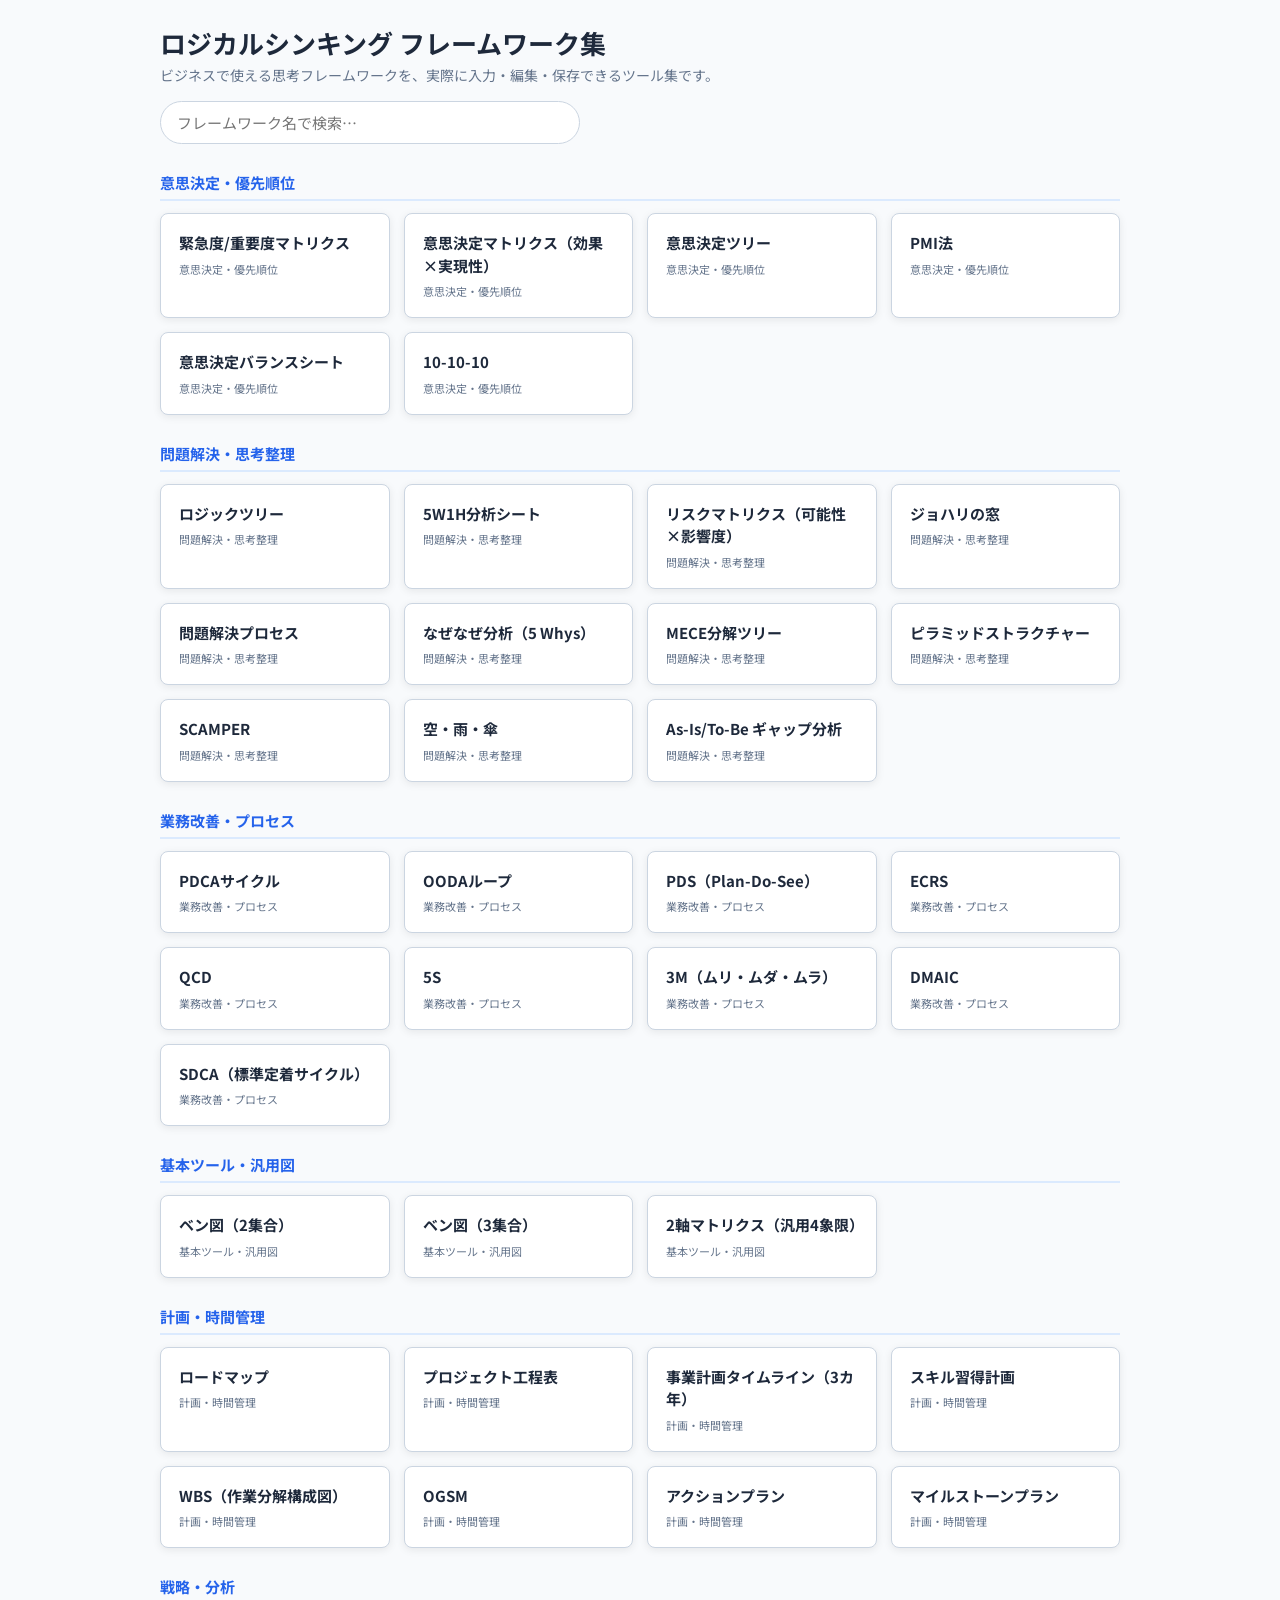
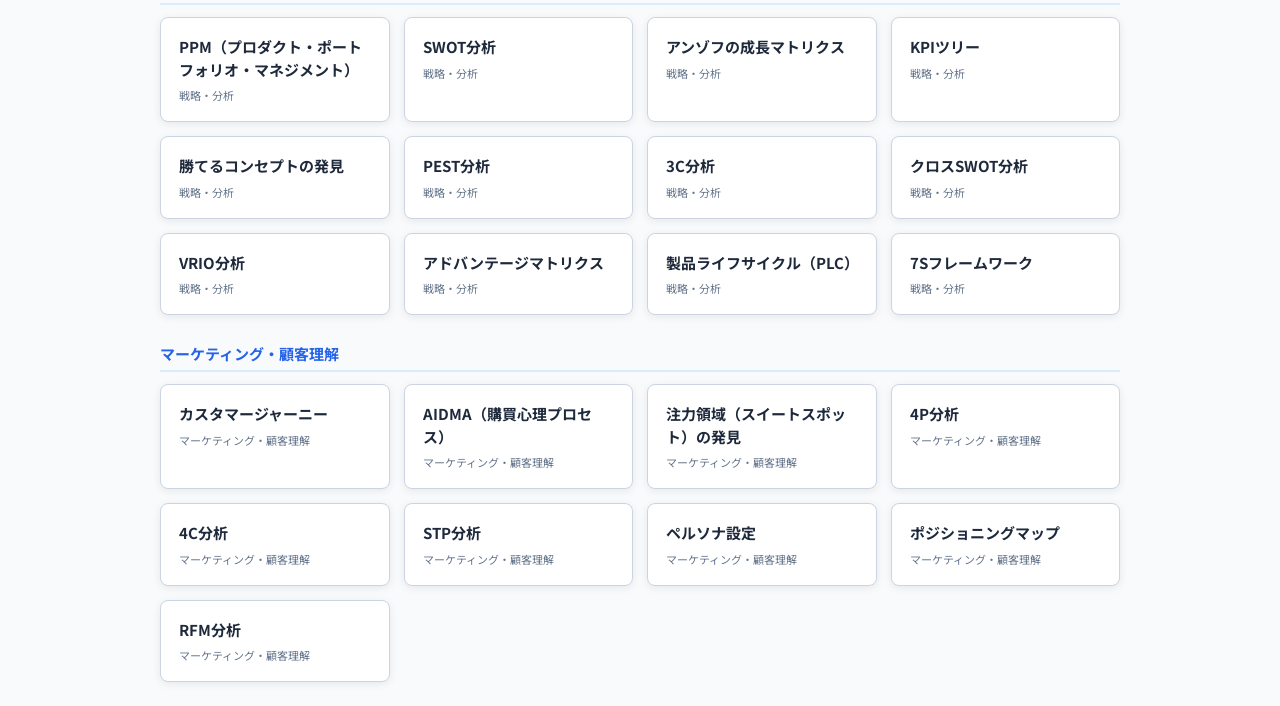
<file: index.html>
<!DOCTYPE html>
<html lang="ja">
<head>
  <meta charset="UTF-8">
  <meta name="viewport" content="width=device-width, initial-scale=1.0">
  <title>ロジカルシンキング フレームワーク集</title>
  <link rel="preconnect" href="https://fonts.googleapis.com">
  <link rel="stylesheet" href="https://fonts.googleapis.com/css2?family=Noto+Sans+JP:wght@400;500;700&display=swap">
  <link rel="stylesheet" href="css/style.css">
</head>
<body>

  <div class="lf-home">
    <header class="lf-home-header">
      <h1 class="lf-home-title">ロジカルシンキング フレームワーク集</h1>
      <p class="lf-home-lead">ビジネスで使える思考フレームワークを、実際に入力・編集・保存できるツール集です。</p>
      <input type="search" id="search" class="lf-search" placeholder="フレームワーク名で検索…" autocomplete="off">
    </header>

    <!-- 一覧（カテゴリ別カード）をここに描画 -->
    <div id="list"></div>
  </div>

  <script>
    // 一覧の状態
    let ALL_ENTRIES = [];

    // 案内メッセージを表示する
    function showMessage(html) {
      document.getElementById('list').innerHTML =
        '<div class="lf-message">' + html + '</div>';
    }

    // 与えられたエントリ配列をカテゴリ別カードとして描画する
    function renderList(entries) {
      const listEl = document.getElementById('list');
      listEl.innerHTML = '';

      if (entries.length === 0) {
        const empty = document.createElement('p');
        empty.className = 'lf-empty';
        empty.textContent = '該当するフレームワークはありません。';
        listEl.appendChild(empty);
        return;
      }

      // カテゴリ別にグルーピング（出現順を維持）
      const groups = new Map();
      entries.forEach((e) => {
        const cat = e.category || 'その他';
        if (!groups.has(cat)) groups.set(cat, []);
        groups.get(cat).push(e);
      });

      groups.forEach((items, cat) => {
        const section = document.createElement('section');
        section.className = 'lf-cat';

        const h = document.createElement('h2');
        h.className = 'lf-cat-title';
        h.textContent = cat; // textContent のみ（XSS対策）
        section.appendChild(h);

        const cards = document.createElement('div');
        cards.className = 'lf-cards';

        items.forEach((e) => {
          const card = document.createElement('a');
          card.className = 'lf-card';
          // id は encodeURIComponent を通す
          card.href = 'view.html?id=' + encodeURIComponent(e.id);

          const title = document.createElement('div');
          title.className = 'lf-card-title';
          title.textContent = e.title;
          card.appendChild(title);

          const catLabel = document.createElement('div');
          catLabel.className = 'lf-card-cat';
          catLabel.textContent = e.category || '';
          card.appendChild(catLabel);

          cards.appendChild(card);
        });

        section.appendChild(cards);
        listEl.appendChild(section);
      });
    }

    // 簡易検索：タイトルの部分一致で絞り込む
    function applyFilter(keyword) {
      const kw = keyword.trim().toLowerCase();
      if (!kw) {
        renderList(ALL_ENTRIES);
        return;
      }
      const filtered = ALL_ENTRIES.filter((e) =>
        (e.title || '').toLowerCase().includes(kw)
      );
      renderList(filtered);
    }

    // 初期化：frameworks.json を fetch（相対パス）→ 一覧描画
    (function () {
      fetch('data/frameworks.json')
        .then((res) => {
          if (!res.ok) throw new Error('HTTP ' + res.status);
          return res.json();
        })
        .then((list) => {
          ALL_ENTRIES = Array.isArray(list) ? list : [];
          renderList(ALL_ENTRIES);

          // 検索入力で絞り込み
          document.getElementById('search').addEventListener('input', (e) => {
            applyFilter(e.target.value);
          });
        })
        .catch((err) => {
          console.error('一覧の読み込みに失敗:', err);
          showMessage(
            'データを読み込めませんでした。<br>' +
            'ローカルで開く場合はサーバ経由（例：python -m http.server）でアクセスしてください。'
          );
        });
    })();
  </script>

</body>
</html>
</file>
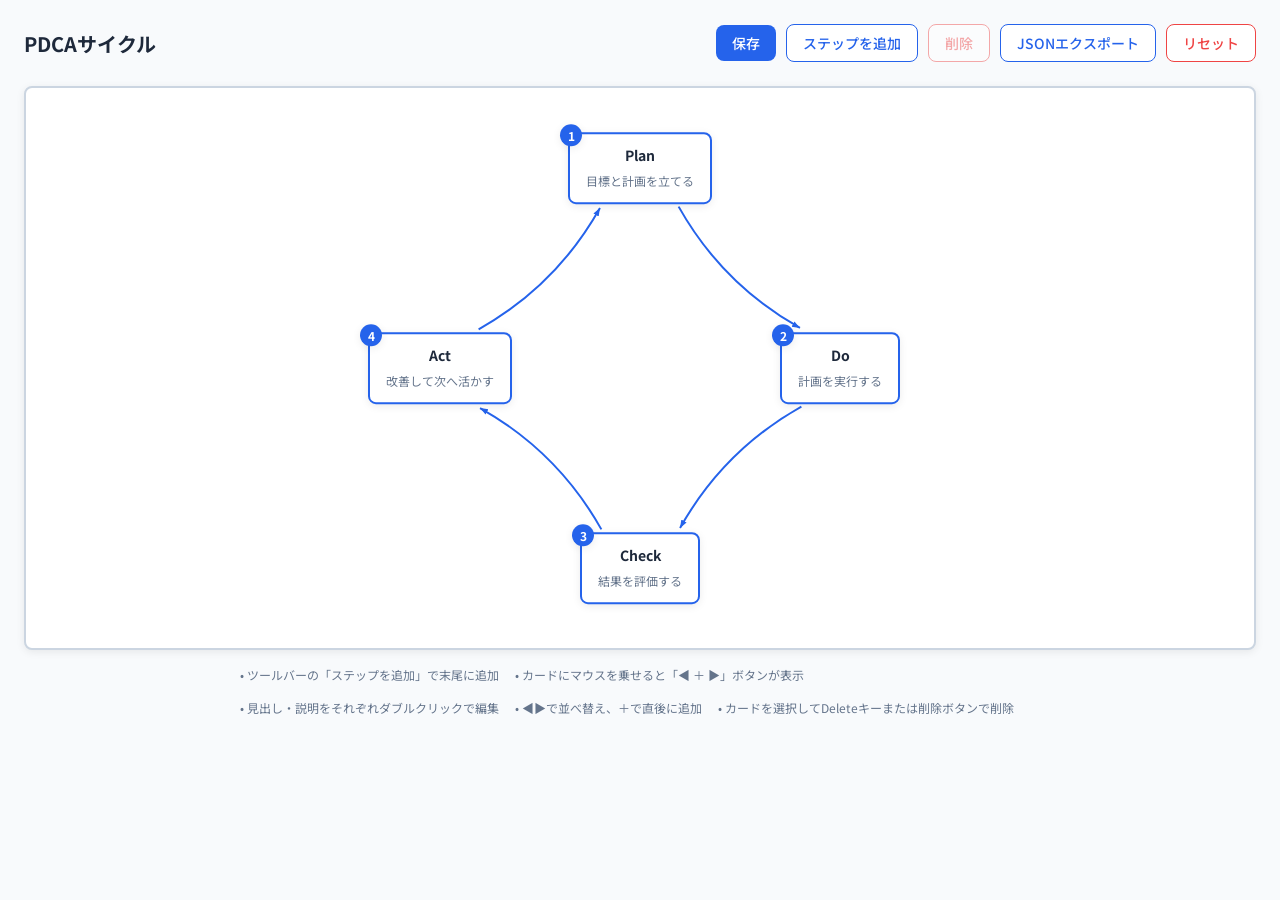
<file: flow.html>
<!DOCTYPE html>
<html lang="ja">
<head>
  <meta charset="UTF-8">
  <meta name="viewport" content="width=device-width, initial-scale=1.0">
  <title>PDCAサイクル | ロジカルシンキング フレームワーク集</title>
  <link rel="preconnect" href="https://fonts.googleapis.com">
  <link rel="stylesheet" href="https://fonts.googleapis.com/css2?family=Noto+Sans+JP:wght@400;500;700&display=swap">
  <link rel="stylesheet" href="css/style.css">
</head>
<body>

  <!-- フローを描画するコンテナ -->
  <div id="flow-container"></div>

  <!-- 操作ガイド -->
  <div class="lf-hint">
    <span>ツールバーの「ステップを追加」で末尾に追加</span>
    <span>カードにマウスを乗せると「◀ ＋ ▶」ボタンが表示</span>
    <span>見出し・説明をそれぞれダブルクリックで編集</span>
    <span>◀▶で並べ替え、＋で直後に追加</span>
    <span>カードを選択してDeleteキーまたは削除ボタンで削除</span>
  </div>

  <script src="js/storage.js"></script>
  <script src="js/engines/flow.js"></script>
  <script>
    // 「PDCAサイクル」の初期データ定義
    // layout を "linear" にすると順次フロー（左→右）として描画される。
    // ※ この定数は初期データ。FlowEngine 側は参照せず、
    //   リセットは内部に保持した初期configを使う。
    const DEFAULT_FLOW_CONFIG = {
      id: "pdca-sample",
      type: "flow",
      title: "PDCAサイクル",
      layout: "cycle", // "linear"=順次フロー / "cycle"=循環フロー
      steps: [
        { id: "s1", title: "Plan",  text: "目標と計画を立てる" },
        { id: "s2", title: "Do",    text: "計画を実行する" },
        { id: "s3", title: "Check", text: "結果を評価する" },
        { id: "s4", title: "Act",   text: "改善して次へ活かす" }
      ]
    };

    // エンジンを初期化（保存データがあれば自動復元）
    const engine = new FlowEngine(
      document.getElementById('flow-container'),
      DEFAULT_FLOW_CONFIG
    );
    engine.init();
  </script>

</body>
</html>
</file>
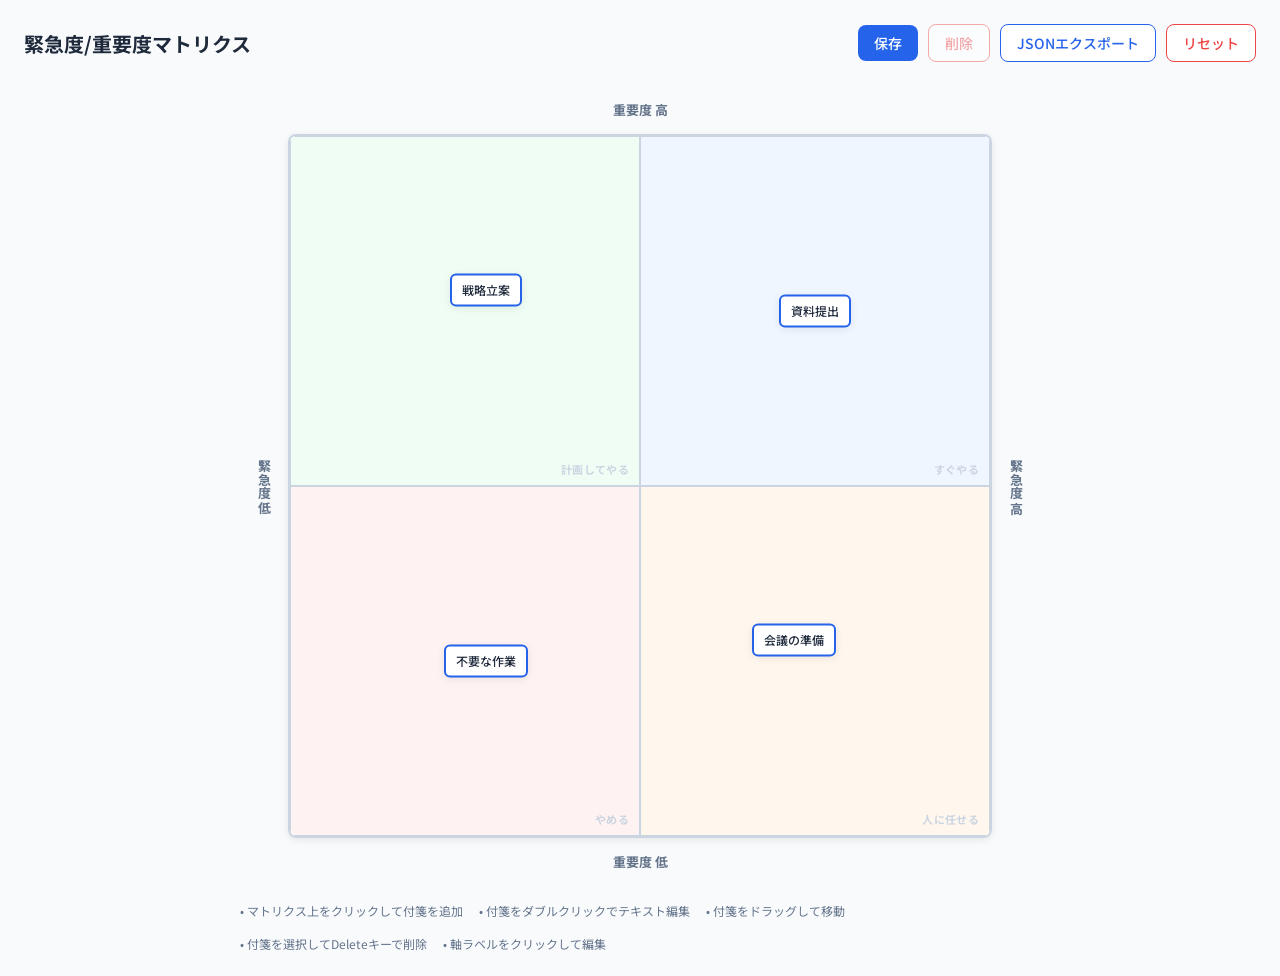
<file: matrix.html>
<!DOCTYPE html>
<html lang="ja">
<head>
  <meta charset="UTF-8">
  <meta name="viewport" content="width=device-width, initial-scale=1.0">
  <title>緊急度/重要度マトリクス | ロジカルシンキング フレームワーク集</title>
  <link rel="preconnect" href="https://fonts.googleapis.com">
  <link rel="stylesheet" href="https://fonts.googleapis.com/css2?family=Noto+Sans+JP:wght@400;500;700&display=swap">
  <link rel="stylesheet" href="css/style.css">
</head>
<body>

  <!-- マトリクスを描画するコンテナ -->
  <div id="matrix-container"></div>

  <!-- 操作ガイド -->
  <div class="lf-hint">
    <span>マトリクス上をクリックして付箋を追加</span>
    <span>付箋をダブルクリックでテキスト編集</span>
    <span>付箋をドラッグして移動</span>
    <span>付箋を選択してDeleteキーで削除</span>
    <span>軸ラベルをクリックして編集</span>
  </div>

  <script src="js/storage.js"></script>
  <script src="js/engines/matrix.js"></script>
  <script>
    // 「緊急度/重要度マトリクス」の初期データ定義
    // この定数は matrix.js の reset() からも参照する
    const DEFAULT_MATRIX_CONFIG = {
      id: "urgent-important-matrix",
      type: "matrix",
      title: "緊急度/重要度マトリクス",
      axes: {
        x: { left: "緊急度 低", right: "緊急度 高" },
        y: { top: "重要度 高", bottom: "重要度 低" }
      },
      quadrants: {
        topRight:    "すぐやる",
        topLeft:     "計画してやる",
        bottomRight: "人に任せる",
        bottomLeft:  "やめる"
      },
      items: [
        { id: "sample1", text: "資料提出",   x: 0.75, y: 0.25 },
        { id: "sample2", text: "戦略立案",   x: 0.28, y: 0.22 },
        { id: "sample3", text: "会議の準備", x: 0.72, y: 0.72 },
        { id: "sample4", text: "不要な作業", x: 0.28, y: 0.75 }
      ]
    };

    // エンジンを初期化（保存データがあれば自動復元）
    const engine = new MatrixEngine(
      document.getElementById('matrix-container'),
      DEFAULT_MATRIX_CONFIG
    );
    engine.init();
  </script>

</body>
</html>
</file>
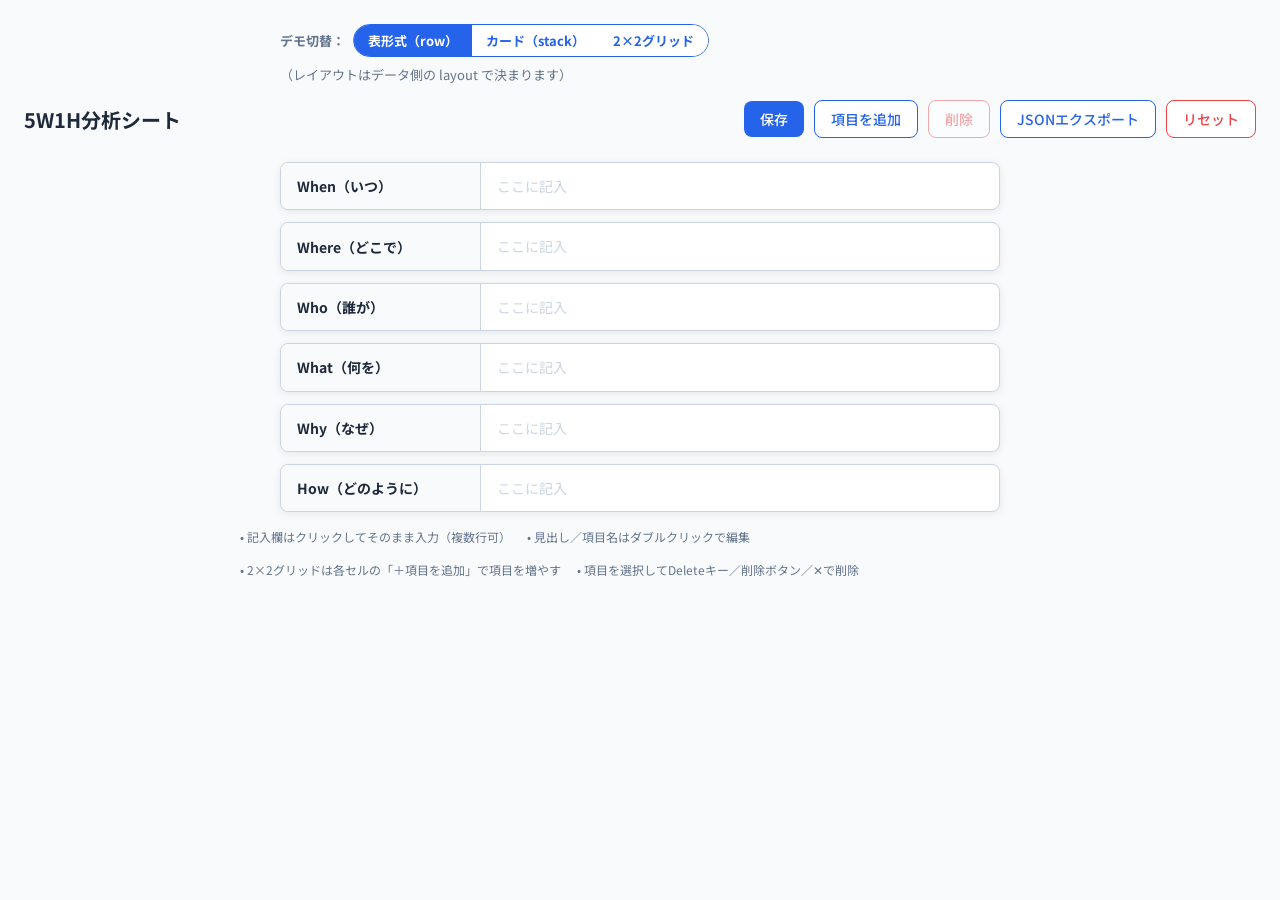
<file: sheet.html>
<!DOCTYPE html>
<html lang="ja">
<head>
  <meta charset="UTF-8">
  <meta name="viewport" content="width=device-width, initial-scale=1.0">
  <title>記入式シート | ロジカルシンキング フレームワーク集</title>
  <link rel="preconnect" href="https://fonts.googleapis.com">
  <link rel="stylesheet" href="https://fonts.googleapis.com/css2?family=Noto+Sans+JP:wght@400;500;700&display=swap">
  <link rel="stylesheet" href="css/style.css">
  <style>
    /* デモ専用：レイアウト切替セグメント（エンジンのツールバーとは別物） */
    .sheet-demo-toggle {
      max-width: 720px;
      margin: 0 auto 16px;
      display: flex;
      align-items: center;
      gap: 8px;
      font-size: 13px;
      color: var(--color-text-muted);
      flex-wrap: wrap;
    }
    .sheet-demo-toggle .demo-label { font-weight: 700; }
    .sheet-demo-seg {
      display: inline-flex;
      border: 1.5px solid var(--color-primary);
      border-radius: 999px;
      overflow: hidden;
    }
    .sheet-demo-seg button {
      font-family: var(--font-main);
      font-size: 13px;
      font-weight: 700;
      padding: 6px 14px;
      border: none;
      background: var(--color-white);
      color: var(--color-primary);
      cursor: pointer;
      transition: background 0.15s, color 0.15s;
    }
    .sheet-demo-seg button.is-active {
      background: var(--color-primary);
      color: var(--color-white);
    }
  </style>
</head>
<body>

  <!-- デモ専用：レイアウト切替（エンジン外のUI） -->
  <div class="sheet-demo-toggle">
    <span class="demo-label">デモ切替：</span>
    <span class="sheet-demo-seg">
      <button id="demo-row" class="is-active">表形式（row）</button>
      <button id="demo-stack">カード（stack）</button>
      <button id="demo-grid">2×2グリッド</button>
    </span>
    <span>（レイアウトはデータ側の layout で決まります）</span>
  </div>

  <!-- シートを描画するコンテナ -->
  <div id="sheet-container"></div>

  <!-- 操作ガイド -->
  <div class="lf-hint">
    <span>記入欄はクリックしてそのまま入力（複数行可）</span>
    <span>見出し／項目名はダブルクリックで編集</span>
    <span>2×2グリッドは各セルの「＋項目を追加」で項目を増やす</span>
    <span>項目を選択してDeleteキー／削除ボタン／✕で削除</span>
  </div>

  <script src="js/storage.js"></script>
  <script src="js/engines/sheet.js"></script>
  <script>
    // 「5W1H分析シート」（row/stack 共用）の初期データ。
    // layout を "stack" にするとカード形式になる。
    // ※ この定数は初期データ。SheetEngine 側は参照せず、リセットは内部保持のconfigを使う。
    const DEFAULT_SHEET_CONFIG = {
      id: "5w1h-sample",
      type: "sheet",
      title: "5W1H分析シート",
      layout: "row",
      fields: [
        { id: "f1", label: "When（いつ）",      value: "" },
        { id: "f2", label: "Where（どこで）",    value: "" },
        { id: "f3", label: "Who（誰が）",        value: "" },
        { id: "f4", label: "What（何を）",       value: "" },
        { id: "f5", label: "Why（なぜ）",        value: "" },
        { id: "f6", label: "How（どのように）",   value: "" }
      ]
    };

    // 「ジョハリの窓」（grid2x2）の初期データ。id が別なので保存も別々。
    // cells は4要素固定（tl=左上/tr=右上/bl=左下/br=右下）。初期は items 空。
    const DEFAULT_SHEET_GRID_CONFIG = {
      id: "johari-window",
      type: "sheet",
      title: "ジョハリの窓",
      layout: "grid2x2",
      cells: [
        { id: "tl", label: "開放の窓（自分も他人も知っている）", items: [] },
        { id: "tr", label: "盲点の窓（自分は気づかず他人は知る）", items: [] },
        { id: "bl", label: "秘密の窓（自分は知り他人は知らない）", items: [] },
        { id: "br", label: "未知の窓（自分も他人も知らない）", items: [] }
      ]
    };

    let engine = null;

    function mountSheet(config) {
      engine = new SheetEngine(document.getElementById('sheet-container'), config);
      engine.init();
    }

    function setActive(which) {
      document.getElementById('demo-row').classList.toggle('is-active', which === 'row');
      document.getElementById('demo-stack').classList.toggle('is-active', which === 'stack');
      document.getElementById('demo-grid').classList.toggle('is-active', which === 'grid');
    }

    // row/stack は同じ config の layout を切り替えて見せる（別フレームワーク扱いにしない）
    document.getElementById('demo-row').addEventListener('click', () => {
      setActive('row');
      mountSheet(Object.assign({}, JSON.parse(JSON.stringify(DEFAULT_SHEET_CONFIG)), { layout: 'row' }));
    });
    document.getElementById('demo-stack').addEventListener('click', () => {
      setActive('stack');
      mountSheet(Object.assign({}, JSON.parse(JSON.stringify(DEFAULT_SHEET_CONFIG)), { layout: 'stack' }));
    });
    document.getElementById('demo-grid').addEventListener('click', () => {
      setActive('grid');
      mountSheet(JSON.parse(JSON.stringify(DEFAULT_SHEET_GRID_CONFIG)));
    });

    // 初期表示は従来どおり表形式（row）
    setActive('row');
    mountSheet(JSON.parse(JSON.stringify(DEFAULT_SHEET_CONFIG)));
  </script>

</body>
</html>
</file>
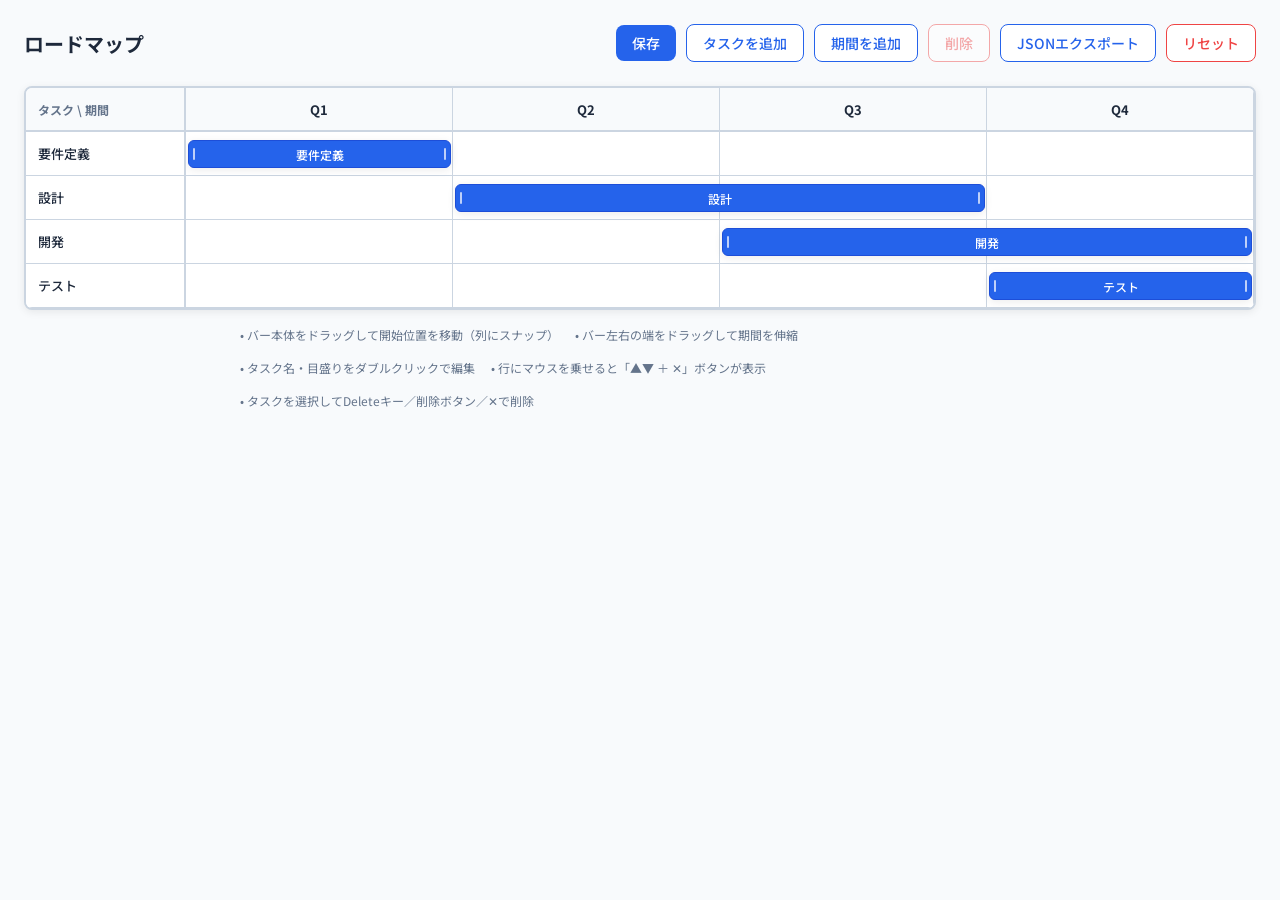
<file: timeline.html>
<!DOCTYPE html>
<html lang="ja">
<head>
  <meta charset="UTF-8">
  <meta name="viewport" content="width=device-width, initial-scale=1.0">
  <title>ロードマップ | ロジカルシンキング フレームワーク集</title>
  <link rel="preconnect" href="https://fonts.googleapis.com">
  <link rel="stylesheet" href="https://fonts.googleapis.com/css2?family=Noto+Sans+JP:wght@400;500;700&display=swap">
  <link rel="stylesheet" href="css/style.css">
</head>
<body>

  <!-- タイムラインを描画するコンテナ -->
  <div id="timeline-container"></div>

  <!-- 操作ガイド -->
  <div class="lf-hint">
    <span>バー本体をドラッグして開始位置を移動（列にスナップ）</span>
    <span>バー左右の端をドラッグして期間を伸縮</span>
    <span>タスク名・目盛りをダブルクリックで編集</span>
    <span>行にマウスを乗せると「▲▼ ＋ ✕」ボタンが表示</span>
    <span>タスクを選択してDeleteキー／削除ボタン／✕で削除</span>
  </div>

  <script src="js/storage.js"></script>
  <script src="js/engines/timeline.js"></script>
  <script>
    // 「ロードマップ」の初期データ定義
    // scale=時間目盛りの配列（列を成す）、tasks=各行（start=開始列, span=占有列数）
    // ※ この定数は初期データ。TimelineEngine 側は参照せず、
    //   リセットは内部に保持した初期configを使う。
    const DEFAULT_TIMELINE_CONFIG = {
      id: "roadmap-sample",
      type: "timeline",
      title: "ロードマップ",
      scale: ["Q1", "Q2", "Q3", "Q4"],
      tasks: [
        { id: "t1", label: "要件定義", start: 0, span: 1 },
        { id: "t2", label: "設計",     start: 1, span: 2 },
        { id: "t3", label: "開発",     start: 2, span: 2 },
        { id: "t4", label: "テスト",   start: 3, span: 1 }
      ]
    };

    // エンジンを初期化（保存データがあれば自動復元）
    const engine = new TimelineEngine(
      document.getElementById('timeline-container'),
      DEFAULT_TIMELINE_CONFIG
    );
    engine.init();
  </script>

</body>
</html>
</file>
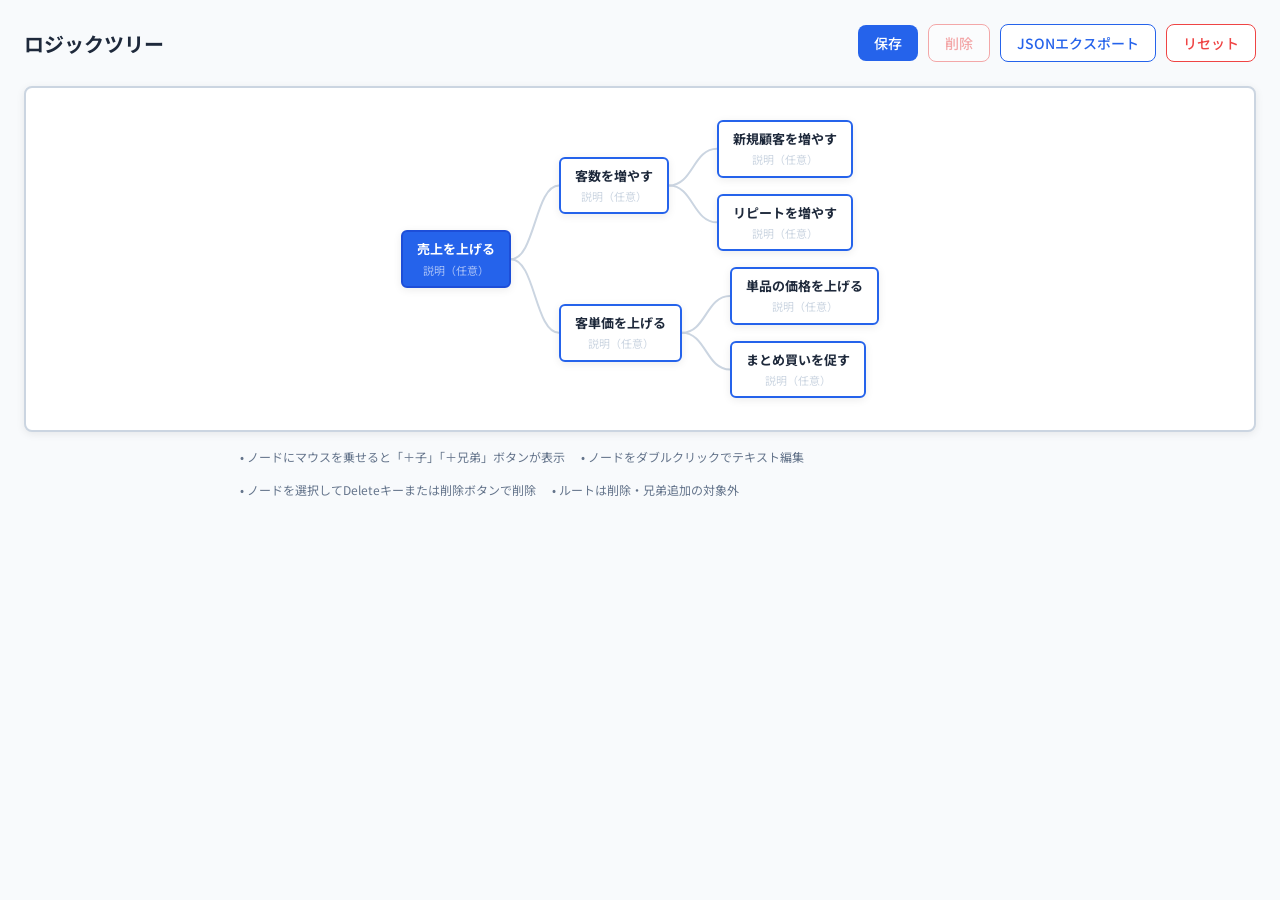
<file: tree.html>
<!DOCTYPE html>
<html lang="ja">
<head>
  <meta charset="UTF-8">
  <meta name="viewport" content="width=device-width, initial-scale=1.0">
  <title>ロジックツリー | ロジカルシンキング フレームワーク集</title>
  <link rel="preconnect" href="https://fonts.googleapis.com">
  <link rel="stylesheet" href="https://fonts.googleapis.com/css2?family=Noto+Sans+JP:wght@400;500;700&display=swap">
  <link rel="stylesheet" href="css/style.css">
</head>
<body>

  <!-- ツリーを描画するコンテナ -->
  <div id="tree-container"></div>

  <!-- 操作ガイド -->
  <div class="lf-hint">
    <span>ノードにマウスを乗せると「＋子」「＋兄弟」ボタンが表示</span>
    <span>ノードをダブルクリックでテキスト編集</span>
    <span>ノードを選択してDeleteキーまたは削除ボタンで削除</span>
    <span>ルートは削除・兄弟追加の対象外</span>
  </div>

  <script src="js/storage.js"></script>
  <script src="js/engines/tree.js"></script>
  <script>
    // 「ロジックツリー」の初期データ定義
    // direction を "vertical" にするとピラミッド（上→下）として描画される。
    // ※ この定数は初期データ。TreeEngine 側は参照せず、
    //   リセットは内部に保持した初期configを使う。
    const DEFAULT_TREE_CONFIG = {
      id: "logic-tree-sample",
      type: "tree",
      title: "ロジックツリー",
      direction: "horizontal", // "horizontal"=ロジックツリー / "vertical"=ピラミッド
      root: {
        id: "n_root",
        text: "売上を上げる",
        children: [
          {
            id: "n_1",
            text: "客数を増やす",
            children: [
              { id: "n_1_1", text: "新規顧客を増やす", children: [] },
              { id: "n_1_2", text: "リピートを増やす", children: [] }
            ]
          },
          {
            id: "n_2",
            text: "客単価を上げる",
            children: [
              { id: "n_2_1", text: "単品の価格を上げる", children: [] },
              { id: "n_2_2", text: "まとめ買いを促す", children: [] }
            ]
          }
        ]
      }
    };

    // エンジンを初期化（保存データがあれば自動復元）
    const engine = new TreeEngine(
      document.getElementById('tree-container'),
      DEFAULT_TREE_CONFIG
    );
    engine.init();
  </script>

</body>
</html>
</file>
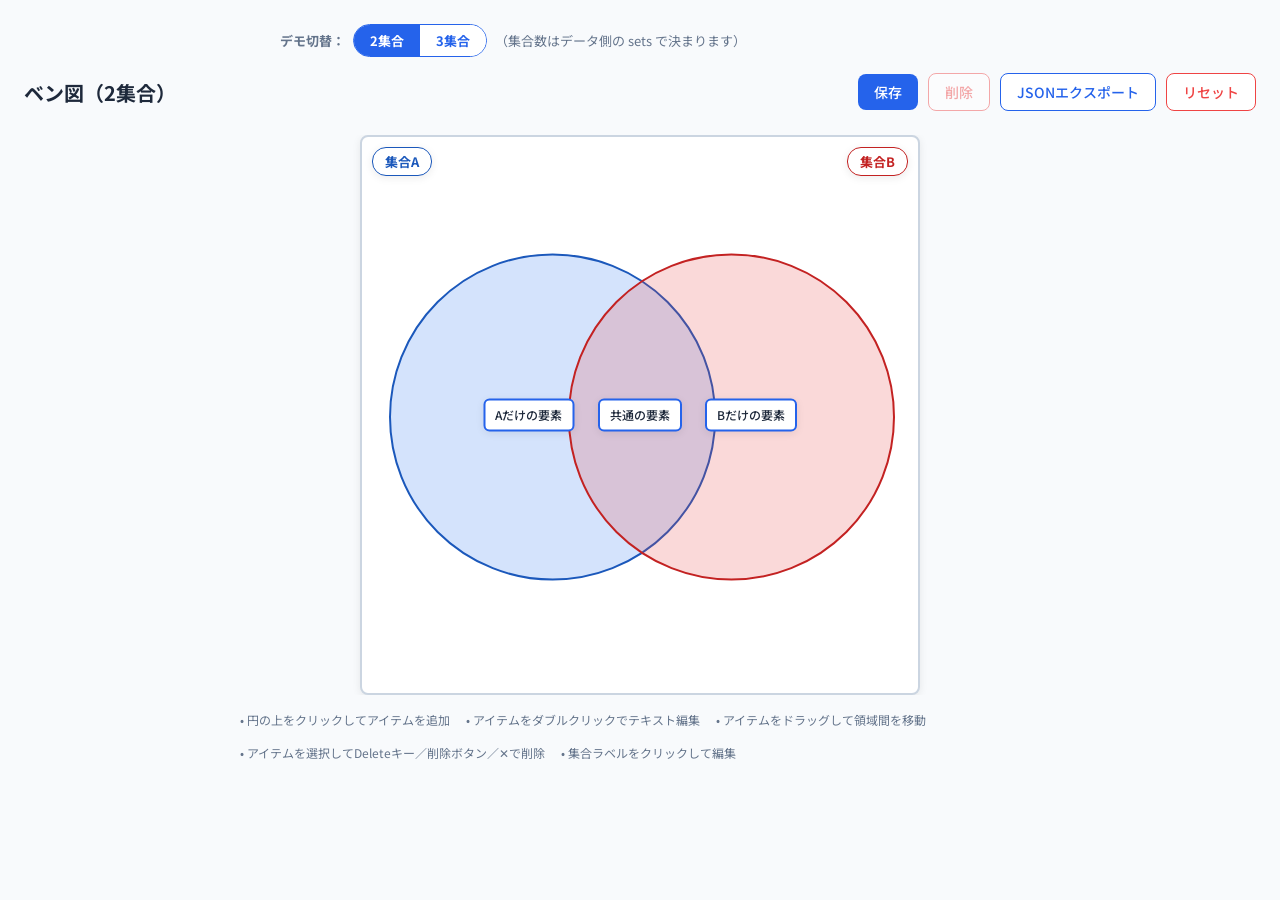
<file: venn.html>
<!DOCTYPE html>
<html lang="ja">
<head>
  <meta charset="UTF-8">
  <meta name="viewport" content="width=device-width, initial-scale=1.0">
  <title>ベン図 | ロジカルシンキング フレームワーク集</title>
  <link rel="preconnect" href="https://fonts.googleapis.com">
  <link rel="stylesheet" href="https://fonts.googleapis.com/css2?family=Noto+Sans+JP:wght@400;500;700&display=swap">
  <link rel="stylesheet" href="css/style.css">
  <style>
    /* デモ専用：集合数の切替セグメント（エンジンのツールバーとは別物） */
    .venn-demo-toggle {
      max-width: 720px;
      margin: 0 auto 16px;
      display: flex;
      align-items: center;
      gap: 8px;
      font-size: 13px;
      color: var(--color-text-muted);
    }
    .venn-demo-toggle .demo-label {
      font-weight: 700;
    }
    .venn-demo-seg {
      display: inline-flex;
      border: 1.5px solid var(--color-primary);
      border-radius: 999px;
      overflow: hidden;
    }
    .venn-demo-seg button {
      font-family: var(--font-main);
      font-size: 13px;
      font-weight: 700;
      padding: 6px 16px;
      border: none;
      background: var(--color-white);
      color: var(--color-primary);
      cursor: pointer;
      transition: background 0.15s, color 0.15s;
    }
    .venn-demo-seg button.is-active {
      background: var(--color-primary);
      color: var(--color-white);
    }
  </style>
</head>
<body>

  <!-- デモ専用：2集合／3集合の切替（エンジン外のUI） -->
  <div class="venn-demo-toggle">
    <span class="demo-label">デモ切替：</span>
    <span class="venn-demo-seg">
      <button id="demo-2" class="is-active">2集合</button>
      <button id="demo-3">3集合</button>
    </span>
    <span>（集合数はデータ側の sets で決まります）</span>
  </div>

  <!-- ベン図を描画するコンテナ -->
  <div id="venn-container"></div>

  <!-- 操作ガイド -->
  <div class="lf-hint">
    <span>円の上をクリックしてアイテムを追加</span>
    <span>アイテムをダブルクリックでテキスト編集</span>
    <span>アイテムをドラッグして領域間を移動</span>
    <span>アイテムを選択してDeleteキー／削除ボタン／✕で削除</span>
    <span>集合ラベルをクリックして編集</span>
  </div>

  <script src="js/storage.js"></script>
  <script src="js/engines/venn.js"></script>
  <script>
    // 「ベン図（2集合）」の初期データ定義
    // ※ この定数は初期データ。VennEngine 側は参照せず、
    //   リセットは内部に保持した初期configを使う。
    const DEFAULT_VENN_CONFIG = {
      id: "venn-sample",
      type: "venn",
      title: "ベン図（2集合）",
      sets: [
        { id: "A", label: "集合A" },
        { id: "B", label: "集合B" }
      ],
      items: [
        { id: "i1", text: "Aだけの要素", x: 0.30, y: 0.50 },
        { id: "i2", text: "共通の要素",   x: 0.50, y: 0.50 },
        { id: "i3", text: "Bだけの要素", x: 0.70, y: 0.50 }
      ]
    };

    // 「ベン図（3集合）」の初期データ定義
    // id が2集合と別なので localStorage の保存も別々になり、互いを上書きしない。
    const DEFAULT_VENN_CONFIG_3 = {
      id: "venn-sample-3",
      type: "venn",
      title: "ベン図（3集合）",
      sets: [
        { id: "A", label: "集合A" },
        { id: "B", label: "集合B" },
        { id: "C", label: "集合C" }
      ],
      // 円配置（venn.js の angles=[-90,30,150]）により A=上 / B=右下 / C=左下。
      // 各チップを対応する領域へ配置（中心アンカー基準の0〜1相対座標）。
      items: [
        { id: "i1", text: "Aだけ",   x: 0.50, y: 0.18 },   // A単独（上の外側）
        { id: "i2", text: "Bだけ",   x: 0.78, y: 0.70 },   // B単独（右下の外側）
        { id: "i3", text: "Cだけ",   x: 0.22, y: 0.70 },   // C単独（左下の外側）
        { id: "i4", text: "A∩B",     x: 0.63, y: 0.42 },   // AとBの重なり（右上）
        { id: "i5", text: "A∩C",     x: 0.37, y: 0.42 },   // AとCの重なり（左上）
        { id: "i6", text: "B∩C",     x: 0.50, y: 0.72 },   // BとCの重なり（下中央）
        { id: "i7", text: "A∩B∩C",   x: 0.50, y: 0.50 }    // 3つの重なり（中央）
      ]
    };

    // 現在のエンジンインスタンス（切替時に作り直す）
    let engine = null;

    // 指定configでエンジンを作り直して初期化する
    function mountVenn(config) {
      engine = new VennEngine(
        document.getElementById('venn-container'),
        config
      );
      engine.init();
    }

    // セグメントのアクティブ表示を更新する
    function setActive(which) {
      document.getElementById('demo-2').classList.toggle('is-active', which === 2);
      document.getElementById('demo-3').classList.toggle('is-active', which === 3);
    }

    // 切替ボタン
    document.getElementById('demo-2').addEventListener('click', () => {
      setActive(2);
      mountVenn(DEFAULT_VENN_CONFIG);
    });
    document.getElementById('demo-3').addEventListener('click', () => {
      setActive(3);
      mountVenn(DEFAULT_VENN_CONFIG_3);
    });

    // 初期表示は従来どおり2集合
    setActive(2);
    mountVenn(DEFAULT_VENN_CONFIG);
  </script>

</body>
</html>
</file>
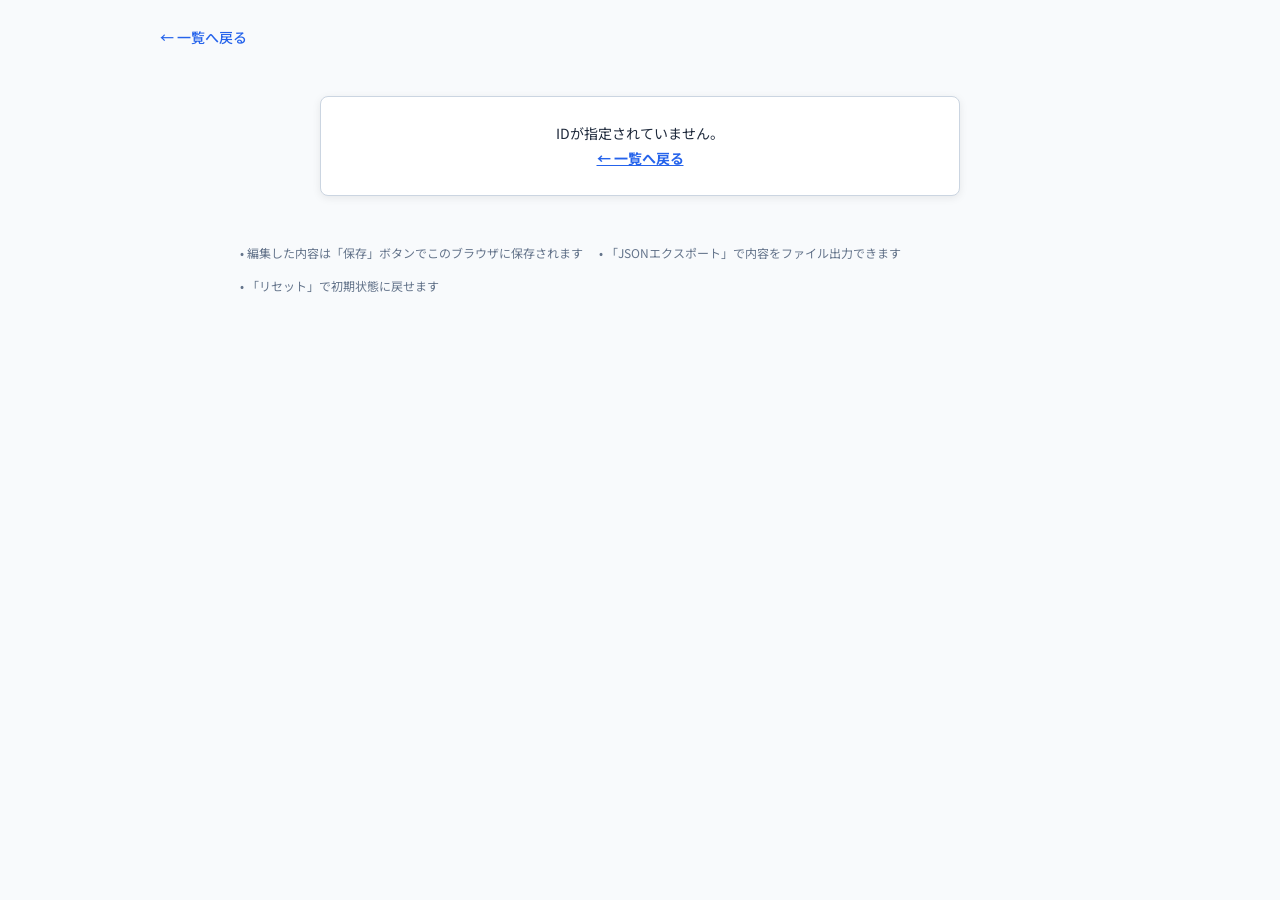
<file: view.html>
<!DOCTYPE html>
<html lang="ja">
<head>
  <meta charset="UTF-8">
  <meta name="viewport" content="width=device-width, initial-scale=1.0">
  <title>フレームワーク編集 | ロジカルシンキング フレームワーク集</title>
  <link rel="preconnect" href="https://fonts.googleapis.com">
  <link rel="stylesheet" href="https://fonts.googleapis.com/css2?family=Noto+Sans+JP:wght@400;500;700&display=swap">
  <link rel="stylesheet" href="css/style.css">
</head>
<body>

  <!-- ページ上部：一覧へ戻る -->
  <div class="lf-pagenav">
    <a class="lf-back" href="index.html">← 一覧へ戻る</a>
  </div>

  <!-- エンジンを描画するコンテナ -->
  <div id="view-container"></div>

  <!-- 解説・使い方（guides.json から描画。無ければ非表示のまま） -->
  <div class="lf-guide" id="view-guide" hidden></div>

  <!-- 簡易共通ガイド（型別の詳細ガイドはステップ6で） -->
  <div class="lf-hint" id="view-hint" hidden>
    <span>編集した内容は「保存」ボタンでこのブラウザに保存されます</span>
    <span>「JSONエクスポート」で内容をファイル出力できます</span>
    <span>「リセット」で初期状態に戻せます</span>
  </div>

  <script src="js/storage.js"></script>
  <script src="js/engines/matrix.js"></script>
  <script src="js/engines/tree.js"></script>
  <script src="js/engines/flow.js"></script>
  <script src="js/engines/sheet.js"></script>
  <script src="js/engines/venn.js"></script>
  <script src="js/engines/timeline.js"></script>
  <script src="js/registry.js"></script>
  <script>
    // 案内メッセージを表示する（id無し・未発見・読み込み失敗時）
    function showMessage(html) {
      const c = document.getElementById('view-container');
      c.innerHTML = ''; // 既存内容をクリア（ユーザー入力テキストは扱わないので固定HTMLでよい）
      const box = document.createElement('div');
      box.className = 'lf-message';
      box.innerHTML = html;
      c.appendChild(box);
    }

    // 解説・使い方を描画する（guide が無ければ何もしない）
    // すべて textContent で組み立てる（innerHTML は使わない）
    function renderGuide(guide) {
      if (!guide) return;
      const root = document.getElementById('view-guide');
      if (!root) return;

      // 段落セクション（概要・使いどころ）
      function addParagraph(label, text) {
        if (typeof text !== 'string' || !text.trim()) return;
        const sec = document.createElement('section');
        sec.className = 'lf-guide-section';
        const h = document.createElement('h2');
        h.className = 'lf-guide-label';
        h.textContent = label;
        const p = document.createElement('p');
        p.className = 'lf-guide-text';
        p.textContent = text;
        sec.appendChild(h);
        sec.appendChild(p);
        root.appendChild(sec);
      }

      // 箇条書きセクション（記入のコツ・よくある誤用）
      function addList(label, items) {
        if (!Array.isArray(items) || items.length === 0) return;
        const sec = document.createElement('section');
        sec.className = 'lf-guide-section';
        const h = document.createElement('h2');
        h.className = 'lf-guide-label';
        h.textContent = label;
        const ul = document.createElement('ul');
        ul.className = 'lf-guide-list';
        items.forEach(function (item) {
          if (typeof item !== 'string' || !item.trim()) return;
          const li = document.createElement('li');
          li.textContent = item;
          ul.appendChild(li);
        });
        sec.appendChild(h);
        sec.appendChild(ul);
        root.appendChild(sec);
      }

      addParagraph('概要', guide.overview);
      addParagraph('使いどころ', guide.whenToUse);
      addList('記入のコツ', guide.tips);
      addList('よくある誤用', guide.pitfalls);

      if (root.childElementCount > 0) root.hidden = false;
    }

    (function () {
      // (2) URLパラメータは URLSearchParams で取得（自動でdecodeされる）
      const id = new URLSearchParams(location.search).get('id');
      if (!id) {
        showMessage('IDが指定されていません。<br><a href="index.html">← 一覧へ戻る</a>');
        return;
      }

      // (1) fetch は先頭スラッシュなしの相対パス（GitHub Pages のサブパス対応）
      // (3) 失敗時フォールバック：白画面で固まらせない
      // frameworks.json は必須。guides.json は付加情報で、取得失敗時は null で続行し本体描画を妨げない。
      Promise.all([
        fetch('data/frameworks.json').then((res) => {
          if (!res.ok) throw new Error('HTTP ' + res.status);
          return res.json();
        }),
        fetch('data/guides.json')
          .then((res) => (res.ok ? res.json() : null))
          .catch(() => null),
      ])
        .then(([list, guides]) => {
          const entry = list.find((e) => e.id === id);
          if (!entry) {
            showMessage('指定のフレームワークが見つかりませんでした。<br><a href="index.html">← 一覧へ戻る</a>');
            return;
          }
          const Engine = REGISTRY[entry.type];
          if (!Engine) {
            showMessage('未対応の種別です（type: ' + String(entry.type) + '）。<br><a href="index.html">← 一覧へ戻る</a>');
            return;
          }
          // エンジンを生成して描画
          const engine = new Engine(document.getElementById('view-container'), entry);
          engine.init();
          document.title = entry.title + ' | ロジカルシンキング フレームワーク集';
          document.getElementById('view-hint').hidden = false;
          // 解説を描画（guides 取得失敗や該当 id なしのときは何もしない）
          renderGuide(guides && guides[id]);
        })
        .catch((err) => {
          console.error('フレームワークの読み込みに失敗:', err);
          showMessage(
            'データを読み込めませんでした。<br>' +
            'ローカルで開く場合はサーバ経由（例：python -m http.server）でアクセスしてください。<br>' +
            '<a href="index.html">← 一覧へ戻る</a>'
          );
        });
    })();
  </script>

</body>
</html>
</file>
<file: css/style.css>
/* ─────────────────────────────────────────
   CSS変数（カラーパレット・フォント）
───────────────────────────────────────── */
:root {
  --color-primary:     #2563EB; /* メインカラー：知的で信頼感のある青 */
  --color-primary-light: #DBEAFE;
  --color-primary-dark:  #1D4ED8;
  --color-danger:      #EF4444;
  --color-danger-dark: #DC2626;
  --color-text:        #1E293B;
  --color-text-muted:  #64748B;
  --color-border:      #CBD5E1;
  --color-bg:          #F8FAFC;
  --color-white:       #FFFFFF;
  --color-quadrant-tr: #EFF6FF; /* 右上：すぐやる */
  --color-quadrant-tl: #F0FDF4; /* 左上：計画してやる */
  --color-quadrant-br: #FFF7ED; /* 右下：人に任せる */
  --color-quadrant-bl: #FEF2F2; /* 左下：やめる */

  --font-main: 'Noto Sans JP', sans-serif;
  --radius:    8px;
  --shadow:    0 2px 8px rgba(0, 0, 0, 0.08);
  --shadow-md: 0 4px 16px rgba(0, 0, 0, 0.12);
}

/* ─────────────────────────────────────────
   リセット・ベーススタイル
───────────────────────────────────────── */
*, *::before, *::after {
  box-sizing: border-box;
  margin: 0;
  padding: 0;
}

body {
  font-family: var(--font-main);
  background: var(--color-bg);
  color: var(--color-text);
  min-height: 100vh;
  padding: 24px;
}

/* ─────────────────────────────────────────
   ボタン
───────────────────────────────────────── */
.btn {
  display: inline-flex;
  align-items: center;
  padding: 8px 16px;
  border: none;
  border-radius: var(--radius);
  font-family: var(--font-main);
  font-size: 14px;
  font-weight: 500;
  cursor: pointer;
  transition: background 0.15s, transform 0.1s;
  white-space: nowrap;
}

.btn:active { transform: scale(0.97); }

/* 無効化状態（例：付箋未選択時の削除ボタン） */
.btn:disabled {
  opacity: 0.45;
  cursor: not-allowed;
  transform: none;
}
.btn:disabled:hover {
  background: var(--color-white);
}

.btn-primary {
  background: var(--color-primary);
  color: var(--color-white);
}
.btn-primary:hover { background: var(--color-primary-dark); }

.btn-secondary {
  background: var(--color-white);
  color: var(--color-primary);
  border: 1.5px solid var(--color-primary);
}
.btn-secondary:hover { background: var(--color-primary-light); }

.btn-danger {
  background: var(--color-white);
  color: var(--color-danger);
  border: 1.5px solid var(--color-danger);
}
.btn-danger:hover { background: #FEF2F2; }

/* ─────────────────────────────────────────
   ツールバー
───────────────────────────────────────── */
.lf-toolbar {
  display: flex;
  align-items: center;
  gap: 10px;
  margin-bottom: 24px;
  flex-wrap: wrap;
}

.lf-title {
  font-size: 20px;
  font-weight: 700;
  color: var(--color-text);
  flex: 1;
  min-width: 0; /* flexアイテムが縮小できるようにする */
  white-space: nowrap;
  overflow: hidden;
  text-overflow: ellipsis;
}

/* ─────────────────────────────────────────
   マトリクス本体レイアウト
───────────────────────────────────────── */

/*
  grid レイアウト：
      [空]      [top label]  [空]
  [left label]  [matrix]  [right label]
      [空]      [bot label]  [空]
*/
.matrix-wrapper {
  display: grid;
  grid-template-columns: 48px 1fr 48px;
  grid-template-rows: 48px 1fr 48px;
  gap: 0;
  width: 100%;
  max-width: 800px;
  aspect-ratio: 1 / 1;
  margin: 0 auto;
}

/* 軸ラベルの共通スタイル */
.matrix-axis-label {
  display: flex;
  align-items: center;
  justify-content: center;
  font-size: 13px;
  font-weight: 700;
  color: var(--color-text-muted);
  cursor: pointer;
  border-radius: 6px;
  padding: 4px 8px;
  text-align: center;
  transition: background 0.15s, color 0.15s;
  line-height: 1.3;
  user-select: none;
}

.matrix-axis-label:hover {
  background: var(--color-primary-light);
  color: var(--color-primary);
}

.matrix-axis-label.is-editing {
  background: var(--color-primary-light);
  color: var(--color-primary);
  outline: 2px solid var(--color-primary);
  border-radius: 6px;
  cursor: text;
}

/* 縦書き（左右ラベル） */
.matrix-axis-label--left,
.matrix-axis-label--right {
  writing-mode: vertical-rl;
  grid-row: 2;
}

/* 左右とも vertical-rl の正立・同一向きに統一する。
   以前は左だけ rotate(180deg) が付いて文字が上下反転していた（右が正しい向きの基準）。 */
.matrix-axis-label--left  { grid-column: 1; }
.matrix-axis-label--right { grid-column: 3; }
.matrix-axis-label--top   { grid-column: 2; grid-row: 1; }
.matrix-axis-label--bottom{ grid-column: 2; grid-row: 3; }

/* ─────────────────────────────────────────
   マトリクスグリッド（4象限）
───────────────────────────────────────── */
.matrix-grid {
  grid-column: 2;
  grid-row: 2;
  position: relative;
  display: grid;
  grid-template-columns: 1fr 1fr;
  grid-template-rows: 1fr 1fr;
  border: 2px solid var(--color-border);
  border-radius: var(--radius);
  overflow: hidden;
  box-shadow: var(--shadow);
}

/* 象限セル */
.matrix-quadrant {
  position: relative;
  border: 1px solid var(--color-border);
  min-height: 0;
}

.matrix-quadrant--topLeft    { background: var(--color-quadrant-tl); }
.matrix-quadrant--topRight   { background: var(--color-quadrant-tr); }
.matrix-quadrant--bottomLeft { background: var(--color-quadrant-bl); }
.matrix-quadrant--bottomRight{ background: var(--color-quadrant-br); }

/* 象限ラベル（右下に薄く表示） */
.quadrant-label {
  position: absolute;
  bottom: 8px;
  right: 10px;
  font-size: 11px;
  font-weight: 700;
  color: var(--color-border);
  pointer-events: none;
  letter-spacing: 0.03em;
}

/* 中央軸線（十字） */
.matrix-axis--h,
.matrix-axis--v {
  position: absolute;
  background: var(--color-border);
  pointer-events: none;
  z-index: 1;
}

.matrix-axis--h {
  top: 50%;
  left: 0;
  width: 100%;
  height: 2px;
  transform: translateY(-50%);
}

.matrix-axis--v {
  left: 50%;
  top: 0;
  height: 100%;
  width: 2px;
  transform: translateX(-50%);
}

/* ─────────────────────────────────────────
   付箋レイヤー
───────────────────────────────────────── */
.matrix-item-layer {
  position: absolute;
  inset: 0;
  z-index: 2;
}

/* ─────────────────────────────────────────
   付箋
───────────────────────────────────────── */
.matrix-item {
  position: absolute;
  transform: translate(-50%, -50%); /* 座標は付箋の中心 */
  background: var(--color-white);
  border: 2px solid var(--color-primary);
  border-radius: 6px;
  padding: 6px 10px;
  min-width: 64px;
  max-width: 120px;
  box-shadow: var(--shadow);
  cursor: grab;
  user-select: none;
  z-index: 10;
  transition: box-shadow 0.15s, transform 0.1s;
}

.matrix-item:hover {
  box-shadow: var(--shadow-md);
  border-color: var(--color-primary-dark);
}

/* 選択状態 */
.matrix-item.is-selected {
  border-color: var(--color-primary-dark);
  box-shadow: 0 0 0 3px var(--color-primary-light), var(--shadow-md);
}

/* ドラッグ中：浮き上がる視覚効果 */
.matrix-item.is-dragging {
  cursor: grabbing;
  box-shadow: 0 8px 24px rgba(37, 99, 235, 0.25);
  transform: translate(-50%, -50%) scale(1.05);
  z-index: 100;
}

/* 編集中 */
.matrix-item.is-editing {
  cursor: text;
}

.matrix-item-text {
  display: block;
  font-size: 12px;
  font-weight: 500;
  color: var(--color-text);
  text-align: center;
  word-break: break-all;
  line-height: 1.4;
  outline: none;
  min-height: 1em;
}

/* ─────────────────────────────────────────
   トースト通知
───────────────────────────────────────── */
.lf-toast {
  position: fixed;
  bottom: 32px;
  left: 50%;
  transform: translateX(-50%) translateY(16px);
  background: var(--color-text);
  color: var(--color-white);
  padding: 10px 20px;
  border-radius: 24px;
  font-size: 14px;
  font-weight: 500;
  opacity: 0;
  transition: opacity 0.25s, transform 0.25s;
  pointer-events: none;
  z-index: 9999;
}

.lf-toast.is-visible {
  opacity: 1;
  transform: translateX(-50%) translateY(0);
}

/* ─────────────────────────────────────────
   操作ガイド（ヒント）
───────────────────────────────────────── */
.lf-hint {
  max-width: 800px;
  margin: 16px auto 0;
  font-size: 12px;
  color: var(--color-text-muted);
  display: flex;
  gap: 16px;
  flex-wrap: wrap;
}

.lf-hint span::before {
  content: '• ';
}

/* ─────────────────────────────────────────
   ページナビ・案内メッセージ（index/view 共通クロム）
───────────────────────────────────────── */
.lf-pagenav {
  max-width: 960px;
  margin: 0 auto 16px;
}
.lf-back {
  display: inline-block;
  font-size: 14px;
  font-weight: 500;
  color: var(--color-primary);
  text-decoration: none;
}
.lf-back:hover {
  text-decoration: underline;
}

/* ─────────────────────────────────────────
   トップページ（一覧／簡易検索）
───────────────────────────────────────── */
.lf-home {
  max-width: 960px;
  margin: 0 auto;
}
.lf-home-header {
  margin-bottom: 24px;
}
.lf-home-title {
  font-size: 26px;
  font-weight: 700;
  color: var(--color-text);
  margin-bottom: 4px;
}
.lf-home-lead {
  font-size: 14px;
  color: var(--color-text-muted);
}

/* 検索バー */
.lf-search {
  width: 100%;
  max-width: 420px;
  margin-top: 16px;
  padding: 10px 16px;
  font-family: var(--font-main);
  font-size: 15px;
  color: var(--color-text);
  background: var(--color-white);
  border: 1.5px solid var(--color-border);
  border-radius: 999px;
  outline: none;
  transition: border-color 0.15s;
}
.lf-search:focus {
  border-color: var(--color-primary);
}

/* カテゴリ見出し */
.lf-cat {
  margin-top: 28px;
}
.lf-cat-title {
  font-size: 15px;
  font-weight: 700;
  color: var(--color-primary);
  padding-bottom: 6px;
  margin-bottom: 12px;
  border-bottom: 2px solid var(--color-primary-light);
}

/* カードのグリッド */
.lf-cards {
  display: grid;
  grid-template-columns: repeat(auto-fill, minmax(220px, 1fr));
  gap: 14px;
}

/* フレームワークカード */
.lf-card {
  display: block;
  padding: 18px 18px;
  background: var(--color-white);
  border: 1.5px solid var(--color-border);
  border-radius: var(--radius);
  box-shadow: var(--shadow);
  text-decoration: none;
  color: var(--color-text);
  transition: border-color 0.15s, box-shadow 0.15s, transform 0.1s;
}
.lf-card:hover {
  border-color: var(--color-primary);
  box-shadow: var(--shadow-md);
  transform: translateY(-2px);
}
.lf-card-title {
  font-size: 15px;
  font-weight: 700;
  line-height: 1.5;
}
.lf-card-cat {
  margin-top: 6px;
  font-size: 11px;
  color: var(--color-text-muted);
}

/* 検索で0件のときの表示 */
.lf-empty {
  margin-top: 24px;
  font-size: 14px;
  color: var(--color-text-muted);
  text-align: center;
}

/* 読み込み失敗・未発見などの案内ボックス */
.lf-message {
  max-width: 640px;
  margin: 48px auto;
  padding: 24px;
  background: var(--color-white);
  border: 1.5px solid var(--color-border);
  border-radius: var(--radius);
  box-shadow: var(--shadow);
  font-size: 14px;
  line-height: 1.8;
  color: var(--color-text);
  text-align: center;
}
.lf-message a {
  color: var(--color-primary);
  font-weight: 700;
}

/* ─────────────────────────────────────────
   解説・使い方（guides.json から描画）
───────────────────────────────────────── */
.lf-guide {
  max-width: 800px;
  margin: 24px auto 0;
  padding: 24px;
  background: var(--color-white);
  border: 1.5px solid var(--color-border);
  border-radius: var(--radius);
  box-shadow: var(--shadow);
  color: var(--color-text);
}
.lf-guide-section {
  margin-bottom: 16px;
}
.lf-guide-section:last-child {
  margin-bottom: 0;
}
.lf-guide-label {
  margin: 0 0 6px;
  font-size: 13px;
  font-weight: 700;
  color: var(--color-primary-dark);
}
.lf-guide-text {
  margin: 0;
  font-size: 14px;
  line-height: 1.8;
}
.lf-guide-list {
  margin: 0;
  padding-left: 1.4em;
  font-size: 14px;
  line-height: 1.8;
}
.lf-guide-list li {
  margin-bottom: 2px;
}

/* ─────────────────────────────────────────
   型B：ツリー/階層型エンジン
───────────────────────────────────────── */

/* スクロールコンテナ（横スクロールで全体を見られるようにする） */
.tree-wrapper {
  overflow: auto;
  border: 2px solid var(--color-border);
  border-radius: var(--radius);
  background: var(--color-white);
  box-shadow: var(--shadow);
  max-width: 100%;
}

/* 内側コンテナ（ノードと線を内包し、コンテンツサイズに広がる） */
/* 内容幅にフィットさせ、収まる時は中央寄せ／溢れる時だけ左から横スクロール。
   以前は inline-block + min-width:100% で枠幅を強制し左詰め＋不要な横スクロールが
   出ていた（型C linear と同因）。block + width:max-content + margin:auto で解消。
   接続線は _redrawLines を canvas 基準に統一済みのため中央寄せに追従する。 */
.tree-canvas {
  position: relative;
  display: block;
  width: max-content;
  margin: 0 auto;
  padding: 32px 40px;
  box-sizing: border-box;
}

/* 接続線レイヤー（ノードの背面） */
.tree-lines {
  position: absolute;
  top: 0;
  left: 0;
  pointer-events: none;
  overflow: visible;
  z-index: 0;
}

.tree-line {
  fill: none;
  stroke: var(--color-border);
  stroke-width: 2;
}

/* サブツリー（ノード本体＋子ノード群） */
.tree-subtree {
  display: flex;
  position: relative;
  z-index: 1;
}

/* 横向き（ロジックツリー）：親の右に子を縦並び */
[data-direction="horizontal"] .tree-subtree {
  flex-direction: row;
  align-items: center;
}
[data-direction="horizontal"] .tree-children {
  display: flex;
  flex-direction: column;
  justify-content: center;
  gap: 16px;
  margin-left: 48px; /* 接続線を引くための余白 */
}

/* 縦向き（ピラミッド）：親の下に子を横並び */
[data-direction="vertical"] .tree-subtree {
  flex-direction: column;
  align-items: center;
}
[data-direction="vertical"] .tree-children {
  display: flex;
  flex-direction: row;
  justify-content: center;
  gap: 24px;
  margin-top: 48px; /* 接続線を引くための余白 */
}

/* 子が無いときは余白を作らない */
.tree-children:empty {
  display: none;
}

/* ノード本体（編集可能なボックス） */
.tree-node {
  position: relative;
  background: var(--color-white);
  border: 2px solid var(--color-primary);
  border-radius: 6px;
  padding: 8px 14px;
  min-width: 80px;
  max-width: 200px;
  box-shadow: var(--shadow);
  cursor: pointer;
  user-select: none;
  white-space: nowrap;
  transition: box-shadow 0.15s, border-color 0.15s;
}

.tree-node:hover {
  box-shadow: var(--shadow-md);
  border-color: var(--color-primary-dark);
}

/* ルートノードは塗りで強調 */
.tree-node.is-root {
  background: var(--color-primary);
  border-color: var(--color-primary-dark);
}
.tree-node.is-root .tree-node-title {
  color: var(--color-white);
}
.tree-node.is-root .tree-node-text {
  color: rgba(255, 255, 255, 0.85);
}
.tree-node.is-root .tree-node-text:empty:not(:focus)::before {
  color: rgba(255, 255, 255, 0.6);
}

/* 選択状態（型Aの付箋と同じ見た目） */
.tree-node.is-selected {
  border-color: var(--color-primary-dark);
  box-shadow: 0 0 0 3px var(--color-primary-light), var(--shadow-md);
}

/* 編集中 */
.tree-node.is-editing {
  cursor: text;
}

/* 見出し（必須・太字） */
.tree-node-title {
  display: block;
  font-size: 13px;
  font-weight: 700;
  color: var(--color-text);
  text-align: center;
  line-height: 1.4;
  outline: none;
  min-height: 1em; /* 空でも潰れず線が刺さるよう最小高さを確保 */
  white-space: normal;
  word-break: break-word;
}

/* 説明（任意・空可・小さめ薄色） */
.tree-node-text {
  display: block;
  margin-top: 4px;
  font-size: 11px;
  font-weight: 400;
  color: var(--color-text-muted);
  text-align: center;
  line-height: 1.4;
  outline: none;
  min-height: 1em;
  white-space: normal;
  word-break: break-word;
}
/* 空の説明はプレースホルダ表示（編集中＝フォーカス時は出さない） */
.tree-node-text:empty:not(:focus)::before {
  content: '説明（任意）';
  color: var(--color-border);
}

/* ノード操作の小ボタン（ホバー/選択時に表示） */
.tree-node-controls {
  position: absolute;
  top: -14px;
  right: -8px;
  display: flex;
  gap: 4px;
  opacity: 0;
  pointer-events: none;
  transition: opacity 0.15s;
  z-index: 5;
}

.tree-node:hover .tree-node-controls,
.tree-node.is-selected .tree-node-controls {
  opacity: 1;
  pointer-events: auto;
}

.tree-mini-btn {
  font-family: var(--font-main);
  font-size: 11px;
  font-weight: 700;
  color: var(--color-white);
  background: var(--color-primary);
  border: 1.5px solid var(--color-white);
  border-radius: 12px;
  padding: 2px 8px;
  cursor: pointer;
  box-shadow: var(--shadow);
  white-space: nowrap;
  transition: background 0.15s;
}
.tree-mini-btn:hover {
  background: var(--color-primary-dark);
}

/* ─────────────────────────────────────────
   型C：プロセス/フロー型エンジン
───────────────────────────────────────── */

/* スクロールコンテナ（linear で多い時は横スクロール） */
.flow-wrapper {
  /* 横スクロールのみ必要（多ステップ linear）。縦は不要（linear=1行 / cycle=正方形が枠に追従）。
     overflow:auto だと linear canvas の分数高さで縦15pxのphantomが出るため overflow-y:hidden で抑止。 */
  overflow-x: auto;
  overflow-y: hidden;
  border: 2px solid var(--color-border);
  border-radius: var(--radius);
  background: var(--color-white);
  box-shadow: var(--shadow);
  max-width: 100%;
}

/* 内側コンテナ（カードと矢印を内包） */
.flow-canvas {
  position: relative;
}
/* linear：内容幅にフィットさせ、収まる時は中央寄せ／溢れる時だけ左から横スクロール。
   以前は inline-block + min-width:100% で枠幅を強制し、左寄り＋不要な横スクロールが
   出ていた。block + width:max-content + margin:auto なら、内容<枠なら中央、内容>枠なら
   auto余白が0になり左端から表示され .flow-wrapper(overflow:auto) が左から横スクロールする
   （flex+justify-content:center の左クリップを避ける）。box-sizing:border-box で padding込みでも
   枠を超えないため、余白由来のごく短いバーは出ない。 */
[data-layout="linear"].flow-canvas {
  display: block;
  width: max-content;
  margin: 0 auto;
  box-sizing: border-box;
  padding: 32px 40px;
}
/* cycle：JSで一辺(width/height)を設定する正方形。中央寄せ */
[data-layout="cycle"].flow-canvas {
  display: block;
  margin: 0 auto;
}

/* 矢印レイヤー（カードの背面） */
.flow-lines {
  position: absolute;
  top: 0;
  left: 0;
  pointer-events: none;
  overflow: visible;
  z-index: 0;
}
.flow-line {
  fill: none;
  stroke: var(--color-primary);
  stroke-width: 2;
}
.flow-arrow-head {
  fill: var(--color-primary);
}

/* カード群コンテナ */
.flow-cards {
  position: relative;
  z-index: 1;
}
[data-layout="linear"] .flow-cards {
  display: flex;
  flex-direction: row;
  align-items: center;
  gap: 64px; /* 隣接カード間の矢印スペース */
}
/* cycle：キャンバスいっぱいに広げ、カードを絶対配置する */
[data-layout="cycle"] .flow-cards {
  position: absolute;
  inset: 0;
}

/* ステップカード */
.flow-card {
  position: relative;
  background: var(--color-white);
  border: 2px solid var(--color-primary);
  border-radius: var(--radius);
  padding: 12px 16px;
  max-width: 200px;   /* はみ出し防止（cycleの円内に収める） */
  box-shadow: var(--shadow);
  cursor: pointer;
  user-select: none;
  transition: box-shadow 0.15s, border-color 0.15s;
}
.flow-card:hover {
  box-shadow: var(--shadow-md);
  border-color: var(--color-primary-dark);
}
/* cycle：カード中心が円周点に乗るよう中心補正 */
[data-layout="cycle"] .flow-card {
  position: absolute;
  transform: translate(-50%, -50%);
  width: max-content;
  max-width: 180px;
}

/* 選択状態（型A/Bと同じ見た目） */
.flow-card.is-selected {
  border-color: var(--color-primary-dark);
  box-shadow: 0 0 0 3px var(--color-primary-light), var(--shadow-md);
}
.flow-card.is-editing {
  cursor: text;
}

/* 連番バッジ */
.flow-card-badge {
  position: absolute;
  top: -10px;
  left: -10px;
  width: 22px;
  height: 22px;
  border-radius: 50%;
  background: var(--color-primary);
  color: var(--color-white);
  font-size: 12px;
  font-weight: 700;
  display: flex;
  align-items: center;
  justify-content: center;
  box-shadow: var(--shadow);
}

/* 見出し（必須） */
.flow-card-title {
  font-size: 14px;
  font-weight: 700;
  color: var(--color-text);
  text-align: center;
  line-height: 1.4;
  outline: none;
  word-break: break-word;
  min-height: 1em;
}

/* 説明（任意・空可） */
.flow-card-text {
  margin-top: 6px;
  font-size: 12px;
  font-weight: 400;
  color: var(--color-text-muted);
  text-align: center;
  line-height: 1.5;
  outline: none;
  word-break: break-word;
  min-height: 1em;
}
/* 説明が空のときは編集を促すプレースホルダを薄く表示 */
.flow-card-text:empty:not(:focus)::before {
  content: '説明（任意）';
  color: var(--color-border);
}

/* ステップ操作の小ボタン（ホバー/選択時に表示） */
.flow-card-controls {
  position: absolute;
  bottom: -14px;
  left: 50%;
  transform: translateX(-50%);
  display: flex;
  gap: 4px;
  opacity: 0;
  pointer-events: none;
  transition: opacity 0.15s;
  z-index: 5;
}
.flow-card:hover .flow-card-controls,
.flow-card.is-selected .flow-card-controls {
  opacity: 1;
  pointer-events: auto;
}

.flow-mini-btn {
  font-family: var(--font-main);
  font-size: 11px;
  font-weight: 700;
  color: var(--color-white);
  background: var(--color-primary);
  border: 1.5px solid var(--color-white);
  border-radius: 12px;
  min-width: 22px;
  padding: 2px 7px;
  cursor: pointer;
  box-shadow: var(--shadow);
  white-space: nowrap;
  transition: background 0.15s;
}
.flow-mini-btn:hover {
  background: var(--color-primary-dark);
}

/* ─────────────────────────────────────────
   型D：記入式シート型エンジン
───────────────────────────────────────── */

.sheet {
  max-width: 720px;
  margin: 0 auto;
}

.sheet-list {
  display: flex;
  flex-direction: column;
  gap: 12px;
}

/* 1項目の枠 */
.sheet-field {
  position: relative;
  border: 1.5px solid var(--color-border);
  border-radius: var(--radius);
  background: var(--color-white);
  box-shadow: var(--shadow);
  transition: border-color 0.15s, box-shadow 0.15s;
}
.sheet-field:hover {
  border-color: var(--color-primary);
}

/* 選択状態（他エンジンと同じ見た目） */
.sheet-field.is-selected {
  border-color: var(--color-primary-dark);
  box-shadow: 0 0 0 3px var(--color-primary-light), var(--shadow-md);
}

/* row：ラベル左｜記入欄右の2カラム */
[data-layout="row"] .sheet-field {
  display: flex;
  align-items: stretch;
}
[data-layout="row"] .sheet-label {
  flex: 0 0 200px;
  border-right: 1.5px solid var(--color-border);
}

/* stack：ラベル上／記入欄下の縦積み */
[data-layout="stack"] .sheet-field {
  display: block;
}
[data-layout="stack"] .sheet-label {
  border-bottom: 1.5px solid var(--color-border);
}

/* ラベル（項目名） */
.sheet-label {
  padding: 12px 16px;
  font-size: 14px;
  font-weight: 700;
  color: var(--color-text);
  background: var(--color-bg);
  border-radius: var(--radius) 0 0 var(--radius);
  cursor: pointer;
  user-select: none;
  outline: none;
  word-break: break-word;
  display: flex;
  align-items: center;
}
[data-layout="stack"] .sheet-label {
  border-radius: var(--radius) var(--radius) 0 0;
}
/* ラベル編集中 */
.sheet-field.is-editing-label .sheet-label {
  cursor: text;
  background: var(--color-primary-light);
}

/* 記入欄（常時編集） */
.sheet-value {
  flex: 1 1 auto;
  padding: 12px 16px;
  font-size: 14px;
  font-weight: 400;
  color: var(--color-text);
  line-height: 1.6;
  outline: none;
  white-space: pre-wrap; /* 改行・連続スペースを保持（複数行可） */
  word-break: break-word;
  min-height: 1.6em;
  cursor: text;
}
.sheet-value:focus {
  background: var(--color-primary-light);
}

/* 空欄プレースホルダ（:empty 依存ではなく is-empty クラスで制御） */
.sheet-value.is-empty::before {
  content: attr(data-placeholder);
  color: var(--color-border);
  pointer-events: none;
}

/* 項目操作の小ボタン（ホバー/選択時に表示） */
.sheet-controls {
  position: absolute;
  top: -14px;
  right: 8px;
  display: flex;
  gap: 4px;
  opacity: 0;
  pointer-events: none;
  transition: opacity 0.15s;
  z-index: 5;
}
.sheet-field:hover .sheet-controls,
.sheet-field.is-selected .sheet-controls {
  opacity: 1;
  pointer-events: auto;
}

.sheet-mini-btn {
  font-family: var(--font-main);
  font-size: 11px;
  font-weight: 700;
  color: var(--color-white);
  background: var(--color-primary);
  border: 1.5px solid var(--color-white);
  border-radius: 12px;
  min-width: 22px;
  padding: 2px 7px;
  cursor: pointer;
  box-shadow: var(--shadow);
  white-space: nowrap;
  transition: background 0.15s;
}
.sheet-mini-btn:hover {
  background: var(--color-primary-dark);
}

/* 狭い画面：row でもラベル上・記入欄下に折り返す */
@media (max-width: 560px) {
  [data-layout="row"] .sheet-field {
    flex-direction: column;
  }
  [data-layout="row"] .sheet-label {
    flex: none;
    border-right: none;
    border-bottom: 1.5px solid var(--color-border);
    border-radius: var(--radius) var(--radius) 0 0;
  }
}

/* 型D：grid2x2 レイアウト（4区分に項目を箇条書き）
   ※ 3×3 等への拡張は将来対応（今回は2×2固定） */
.sheet-grid {
  display: grid;
  grid-template-columns: 1fr 1fr;
  grid-template-rows: auto auto; /* 上段/下段が中身に追従して伸びる */
  gap: 14px;
  align-items: start;            /* 左右でセル高が違っても上揃えで破綻しない */
}

/* 1セル：見出し＋項目＋追加ボタンを縦に */
.sheet-cell {
  display: flex;
  flex-direction: column;
  border: 1.5px solid var(--color-border);
  border-radius: var(--radius);
  background: var(--color-white);
  box-shadow: var(--shadow);
  overflow: hidden;
}

.sheet-cell-header {
  padding: 10px 14px;
  font-size: 14px;
  font-weight: 700;
  color: var(--color-text);
  background: var(--color-bg);
  border-bottom: 1.5px solid var(--color-border);
  cursor: pointer;
  user-select: none;
  outline: none;
  word-break: break-word;
}
.sheet-cell.is-editing-label .sheet-cell-header {
  cursor: text;
  background: var(--color-primary-light);
}

.sheet-cell-items {
  display: flex;
  flex-direction: column;
  gap: 6px;
  padding: 10px 12px;
}

/* 1項目：記入欄＋✕ */
.sheet-cell-item {
  display: flex;
  align-items: flex-start;
  gap: 6px;
  border: 1.5px solid transparent;
  border-radius: 6px;
  padding: 4px 6px;
  transition: border-color 0.15s, box-shadow 0.15s;
}
.sheet-cell-item:hover {
  border-color: var(--color-border);
}
/* 選択トーンは row/stack（.sheet-field.is-selected）と統一 */
.sheet-cell-item.is-selected {
  border-color: var(--color-primary-dark);
  box-shadow: 0 0 0 3px var(--color-primary-light), var(--shadow);
}

.sheet-cell-item-text {
  flex: 1;
  font-size: 13px;
  color: var(--color-text);
  line-height: 1.6;
  outline: none;
  white-space: pre-wrap;  /* 複数行・折り返し */
  word-break: break-word;
  min-height: 1.6em;
  cursor: text;
}
/* 空欄プレースホルダ（is-empty クラスで制御。:empty 依存にしない） */
.sheet-cell-item-text.is-empty::before {
  content: attr(data-placeholder);
  color: var(--color-border);
  pointer-events: none;
}

/* 項目の✕削除 */
.sheet-cell-item-del {
  flex: none;
  width: 20px;
  height: 20px;
  border-radius: 50%;
  border: 1.5px solid var(--color-border);
  background: var(--color-white);
  color: var(--color-text-muted);
  font-size: 10px;
  line-height: 1;
  cursor: pointer;
  opacity: 0;
  transition: opacity 0.15s, background 0.15s, color 0.15s;
}
.sheet-cell-item:hover .sheet-cell-item-del,
.sheet-cell-item.is-selected .sheet-cell-item-del {
  opacity: 1;
}
.sheet-cell-item-del:hover {
  background: var(--color-danger);
  color: var(--color-white);
  border-color: var(--color-danger);
}

/* セルの「＋項目を追加」ボタン（常時表示） */
.sheet-cell-add {
  margin: 0 12px 12px;
  font-size: 12px;
  padding: 6px 10px;
  align-self: flex-start;
}

/* 狭い画面：2×2を1列に折り返す */
@media (max-width: 560px) {
  .sheet-grid {
    grid-template-columns: 1fr;
  }
}

/* ─────────────────────────────────────────
   型E：円/集合図型エンジン
───────────────────────────────────────── */

.venn-wrapper {
  display: flex;
  justify-content: center;
  overflow: hidden; /* 盤面は内側に収めるので横スクロールを出さない */
  max-width: 100%;
}

/* 正方形の盤面（一辺はJSで算出） */
.venn-board {
  position: relative;
  border: 2px solid var(--color-border);
  border-radius: var(--radius);
  background: var(--color-white);
  box-shadow: var(--shadow);
}

/* 円レイヤー（アイテムの背面・操作を奪わない） */
.venn-circles {
  position: absolute;
  top: 0;
  left: 0;
  pointer-events: none; /* クリック追加・ドラッグ・選択はアイテムレイヤーが受ける */
  z-index: 0;
}
.venn-circle {
  pointer-events: none;
}

/* アイテムレイヤー（クリックで追加・ドラッグで移動を受ける） */
.venn-item-layer {
  position: absolute;
  inset: 0;
  z-index: 1;
}

/* アイテム（付箋。matrix と同じ作法） */
.venn-item {
  position: absolute;
  transform: translate(-50%, -50%); /* 座標はアイテムの中心 */
  background: var(--color-white);
  border: 2px solid var(--color-primary);
  border-radius: 6px;
  padding: 6px 10px;
  min-width: 56px;
  max-width: 140px;
  box-shadow: var(--shadow);
  cursor: grab;
  user-select: none;
  z-index: 10;
  transition: box-shadow 0.15s, transform 0.1s;
}
.venn-item:hover {
  box-shadow: var(--shadow-md);
  border-color: var(--color-primary-dark);
}
.venn-item.is-selected {
  border-color: var(--color-primary-dark);
  box-shadow: 0 0 0 3px var(--color-primary-light), var(--shadow-md);
}
.venn-item.is-dragging {
  cursor: grabbing;
  box-shadow: 0 8px 24px rgba(37, 99, 235, 0.25);
  transform: translate(-50%, -50%) scale(1.05);
  z-index: 100;
}
.venn-item.is-editing {
  cursor: text;
}
.venn-item-text {
  display: block;
  font-size: 12px;
  font-weight: 500;
  color: var(--color-text);
  text-align: center;
  word-break: break-all;
  line-height: 1.4;
  outline: none;
  min-height: 1em;
}

/* アイテムの「✕」削除ボタン（ホバー/選択時に表示） */
.venn-item-del {
  position: absolute;
  top: -10px;
  right: -10px;
  width: 20px;
  height: 20px;
  border-radius: 50%;
  border: 1.5px solid var(--color-white);
  background: var(--color-danger);
  color: var(--color-white);
  font-size: 11px;
  line-height: 1;
  cursor: pointer;
  box-shadow: var(--shadow);
  opacity: 0;
  pointer-events: none;
  transition: opacity 0.15s;
  display: flex;
  align-items: center;
  justify-content: center;
  padding: 0;
}
.venn-item:hover .venn-item-del,
.venn-item.is-selected .venn-item-del {
  opacity: 1;
  pointer-events: auto;
}

/* 集合ラベル（円・アイテムと被らない外側の定位置に固定） */
.venn-set-label {
  position: absolute;
  z-index: 2;
  pointer-events: auto; /* 編集のためクリックを受ける */
  padding: 4px 12px;
  background: var(--color-white);
  border: 1.5px solid var(--color-border);
  border-radius: 14px;
  font-size: 13px;
  font-weight: 700;
  box-shadow: var(--shadow);
  cursor: pointer;
  user-select: none;
  outline: none;
  max-width: 160px;
  word-break: break-word;
  text-align: center;
}
.venn-set-label.is-editing {
  cursor: text;
  background: var(--color-primary-light);
}

/* 定位置：2集合=左上/右上、3集合=上/左下/右下 */
.venn-set-label--tl { top: 10px;    left: 10px; }
.venn-set-label--tr { top: 10px;    right: 10px; }
.venn-set-label--t  { top: 10px;    left: 50%; transform: translateX(-50%); }
.venn-set-label--bl { bottom: 10px; left: 10px; }
.venn-set-label--br { bottom: 10px; right: 10px; }

/* ─────────────────────────────────────────
   型F：時系列/線表型エンジン
───────────────────────────────────────── */

/* スクロールコンテナ（列が多い時は横スクロール） */
.timeline-wrapper {
  overflow-x: auto;
  border: 2px solid var(--color-border);
  border-radius: var(--radius);
  background: var(--color-white);
  box-shadow: var(--shadow);
  max-width: 100%;
}

/* グリッド本体（列はJSで grid-template-columns を設定） */
.timeline-grid {
  display: grid;
  grid-auto-rows: minmax(44px, auto);
  min-width: max-content;
}

/* 左上コーナー（行・列ともに固定したいので最前面） */
.timeline-corner {
  position: sticky;
  left: 0;
  z-index: 6;
  display: flex;
  align-items: center;
  padding: 8px 12px;
  font-size: 12px;
  font-weight: 700;
  color: var(--color-text-muted);
  background: var(--color-bg);
  border-right: 2px solid var(--color-border);
  border-bottom: 2px solid var(--color-border);
}

/* 目盛りヘッダーセル */
.timeline-scale-cell {
  position: relative;
  display: flex;
  align-items: center;
  justify-content: center;
  padding: 8px 10px;
  font-size: 13px;
  font-weight: 700;
  color: var(--color-text);
  background: var(--color-bg);
  border-bottom: 2px solid var(--color-border);
  border-right: 1px solid var(--color-border);
  cursor: pointer;
  user-select: none;
  outline: none;
  white-space: nowrap;
  text-align: center;
}
.timeline-scale-cell.is-editing {
  cursor: text;
  background: var(--color-primary-light);
}
.timeline-scale-label {
  outline: none;
  word-break: break-word;
}
/* 列削除の✕（ホバーで表示） */
.timeline-scale-del {
  position: absolute;
  top: 2px;
  right: 2px;
  width: 18px;
  height: 18px;
  border-radius: 50%;
  border: 1.5px solid var(--color-white);
  background: var(--color-danger);
  color: var(--color-white);
  font-size: 10px;
  line-height: 1;
  cursor: pointer;
  box-shadow: var(--shadow);
  opacity: 0;
  pointer-events: none;
  transition: opacity 0.15s;
  display: flex;
  align-items: center;
  justify-content: center;
  padding: 0;
}
.timeline-scale-cell:hover .timeline-scale-del {
  opacity: 1;
  pointer-events: auto;
}

/* 行見出し（タスク名・左固定列） */
.timeline-rowhead {
  position: sticky;
  left: 0;
  z-index: 5;
  display: flex;
  align-items: center;
  gap: 8px;
  padding: 6px 12px;
  background: var(--color-white);
  border-right: 2px solid var(--color-border);
  border-bottom: 1px solid var(--color-border);
  cursor: pointer;
  user-select: none;
}
.timeline-rowhead.is-selected {
  background: var(--color-primary-light);
}
.timeline-rowhead-label {
  flex: 1;
  font-size: 13px;
  font-weight: 500;
  color: var(--color-text);
  outline: none;
  word-break: break-word;
  min-height: 1em;
}
.timeline-rowhead.is-editing .timeline-rowhead-label {
  cursor: text;
}

/* 背景セル（グリッド線） */
.timeline-cell {
  border-right: 1px solid var(--color-border);
  border-bottom: 1px solid var(--color-border);
  background: var(--color-white);
}

/* バー（grid-column で配置） */
.timeline-bar {
  position: relative;
  align-self: center;
  height: 28px;
  margin: 0 2px;
  display: flex;
  align-items: center;
  background: var(--color-primary);
  border: 1px solid var(--color-primary-dark);
  border-radius: 6px;
  box-shadow: var(--shadow);
  cursor: grab;
  user-select: none;
  z-index: 2;
  overflow: hidden;
  transition: box-shadow 0.15s;
}
.timeline-bar:hover {
  box-shadow: var(--shadow-md);
}
.timeline-bar.is-selected {
  box-shadow: 0 0 0 3px var(--color-primary-light), var(--shadow-md);
}
.timeline-bar.is-dragging {
  cursor: grabbing;
  box-shadow: 0 8px 24px rgba(37, 99, 235, 0.25);
  z-index: 50;
}
.timeline-bar-label {
  flex: 1;
  padding: 0 10px;
  font-size: 12px;
  font-weight: 500;
  color: var(--color-white);
  white-space: nowrap;
  overflow: hidden;
  text-overflow: ellipsis;
  text-align: center;
  pointer-events: none; /* ラベルはドラッグ判定を邪魔しない */
}

/* バー端の伸縮ハンドル */
.timeline-bar-handle {
  position: absolute;
  top: 0;
  width: 10px;
  height: 100%;
  cursor: ew-resize;
  z-index: 3;
}
.timeline-bar-handle--left  { left: 0; }
.timeline-bar-handle--right { right: 0; }
.timeline-bar-handle::before {
  content: '';
  position: absolute;
  top: 50%;
  left: 50%;
  transform: translate(-50%, -50%);
  width: 2px;
  height: 12px;
  background: rgba(255, 255, 255, 0.7);
  border-radius: 1px;
}

/* 行操作の小ボタン（ホバー/選択時に表示する絶対配置オーバーレイ）。
   インラインで幅を取らないので、タスク名が見出し列の幅を使える。 */
.timeline-controls {
  position: absolute;
  top: 50%;
  right: 6px;
  transform: translateY(-50%);
  display: flex;
  gap: 3px;
  padding: 3px 5px;
  background: rgba(255, 255, 255, 0.92); /* 下のラベルを薄く隠して読めるように */
  border-radius: 8px;
  box-shadow: var(--shadow);
  opacity: 0;
  pointer-events: none;
  transition: opacity 0.15s;
}
.timeline-rowhead:hover .timeline-controls,
.timeline-rowhead.is-selected .timeline-controls {
  opacity: 1;
  pointer-events: auto;
}
.timeline-mini-btn {
  font-family: var(--font-main);
  font-size: 10px;
  font-weight: 700;
  color: var(--color-white);
  background: var(--color-primary);
  border: 1.5px solid var(--color-white);
  border-radius: 10px;
  min-width: 20px;
  padding: 1px 5px;
  cursor: pointer;
  box-shadow: var(--shadow);
  transition: background 0.15s;
}
.timeline-mini-btn:hover {
  background: var(--color-primary-dark);
}
</file>
